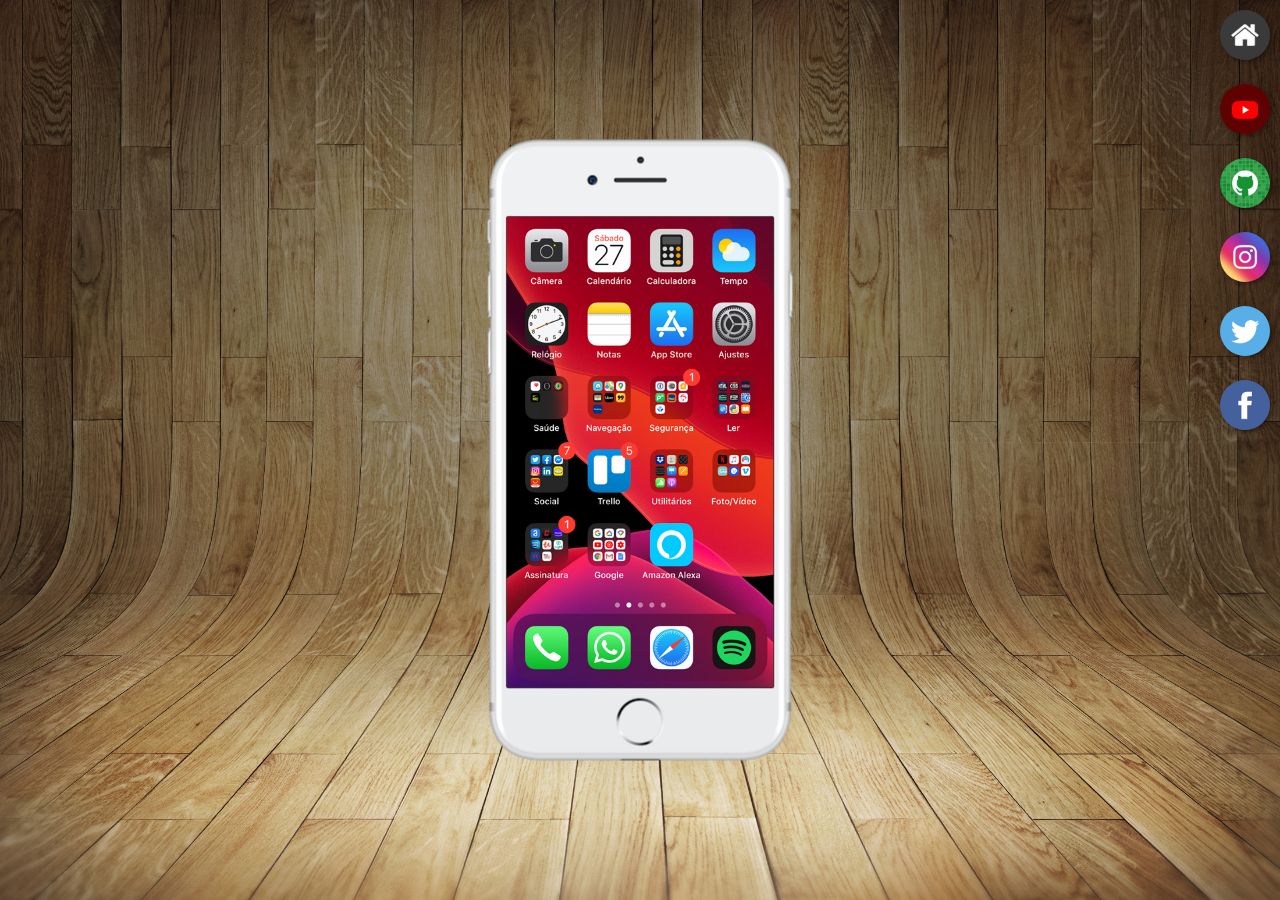
<file: index.html>
<!DOCTYPE html>
<html lang="pt-br">
<head>
    <meta charset="UTF-8">
    <meta name="viewport" content="width=device-width, initial-scale=1.0">
    <title>Projeto Redes Sociais</title>
    <link rel="shortcut icon" href="favicon.ico" type="image/x-icon">
    <link rel="stylesheet" href="estilos/style.css">
</head>
<body>
    <main>
        <section id="telefone">
            <iframe src="home.html" name="tela" id="tela" frameborder="0">
                Seu navegador não é compatível com isso.
            </iframe>
                
        </section>

        <section id="redes-sociais">
            <a href="home.html" target="tela"><img src="imagens/logo-home.jpg" alt="Home"></a><br>
            <a href="youtube.html" target="tela"><img src="imagens/logo-youtube.jpg" alt="Youtube"></a><br>
            <a href="github.html" target="tela"><img src="imagens/logo-github.jpg" alt="GitHub"></a><br>
            <a href="instagram.html" target="tela"><img src="imagens/logo-instagram.jpg" alt="Instagram"></a><br>
            <a href="twitter.html" target="tela"><img src="imagens/logo-twitter.jpg" alt="Twitter"></a><br>
            <a href="facebook.html" target="tela"><img src="imagens/logo-facebook.jpg" alt="Facebook"></a><br>
        </section>
    </main>
</body>
</html>
</file>
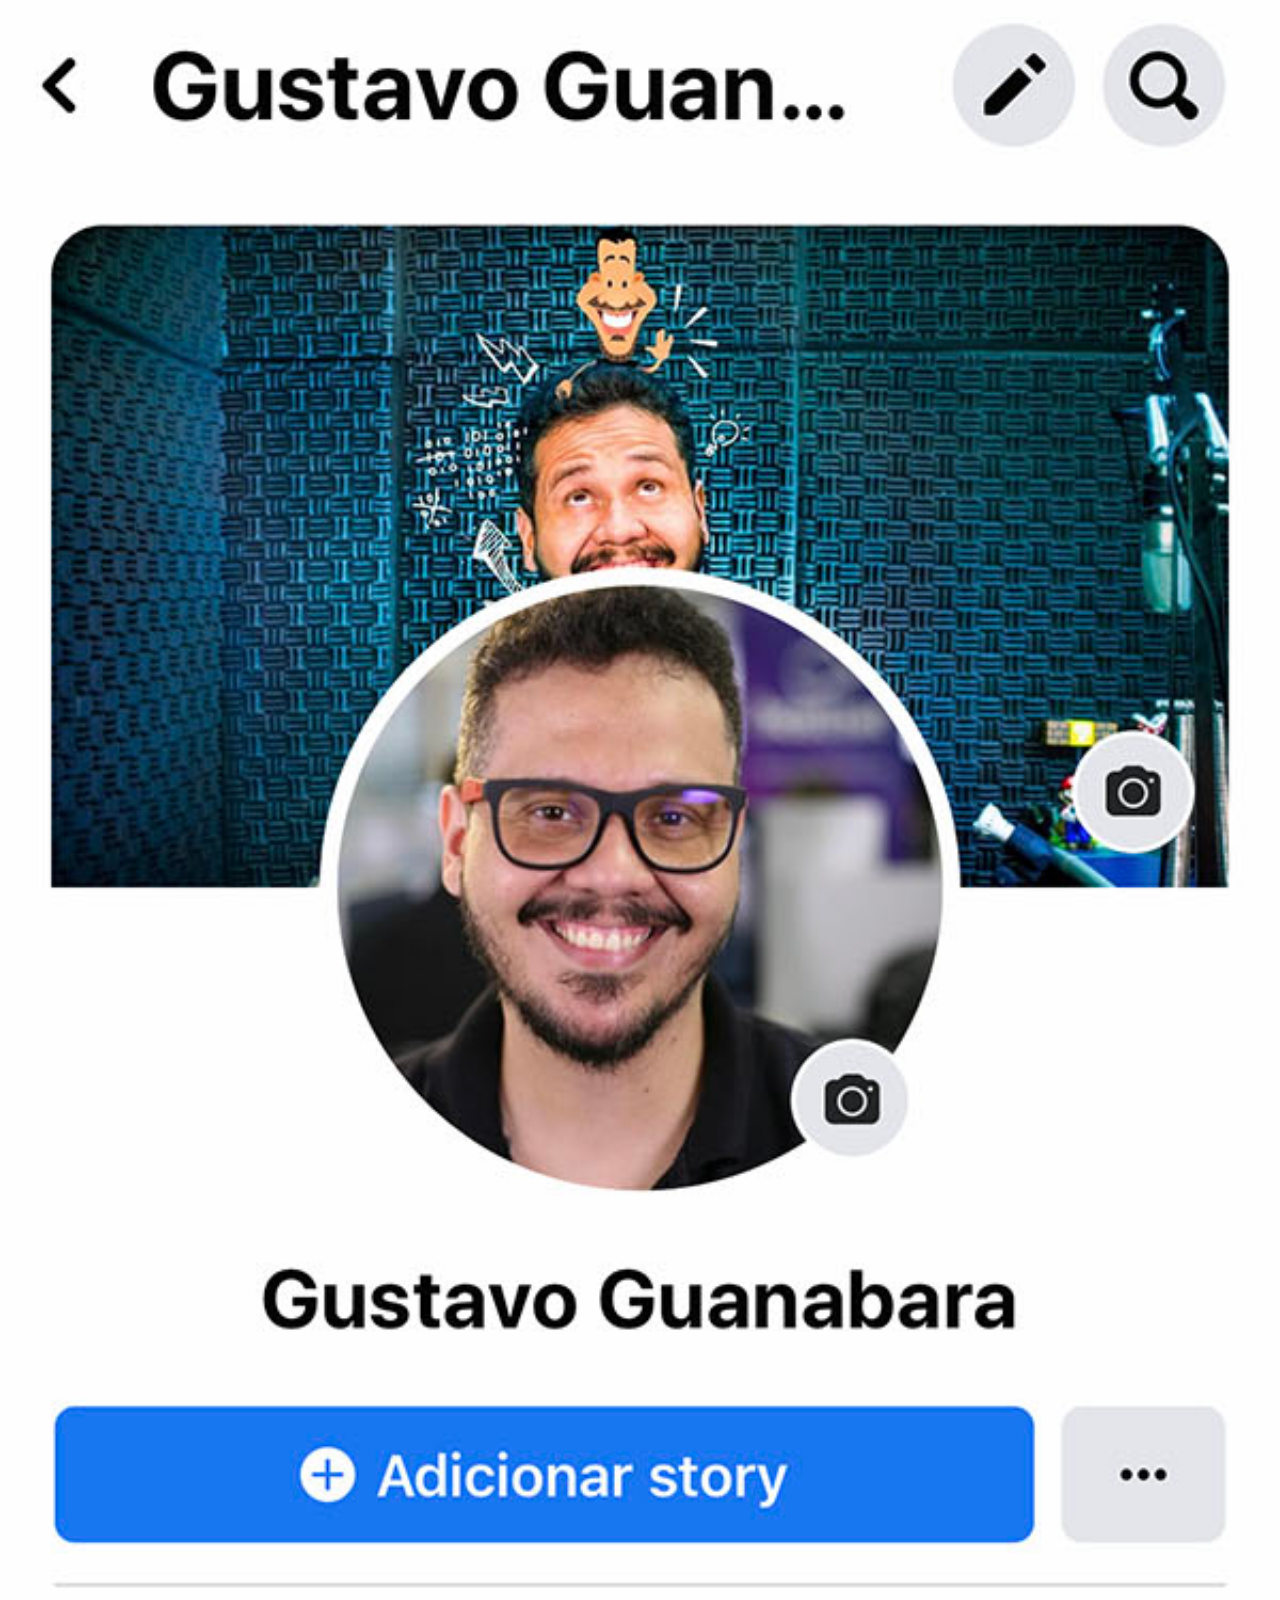
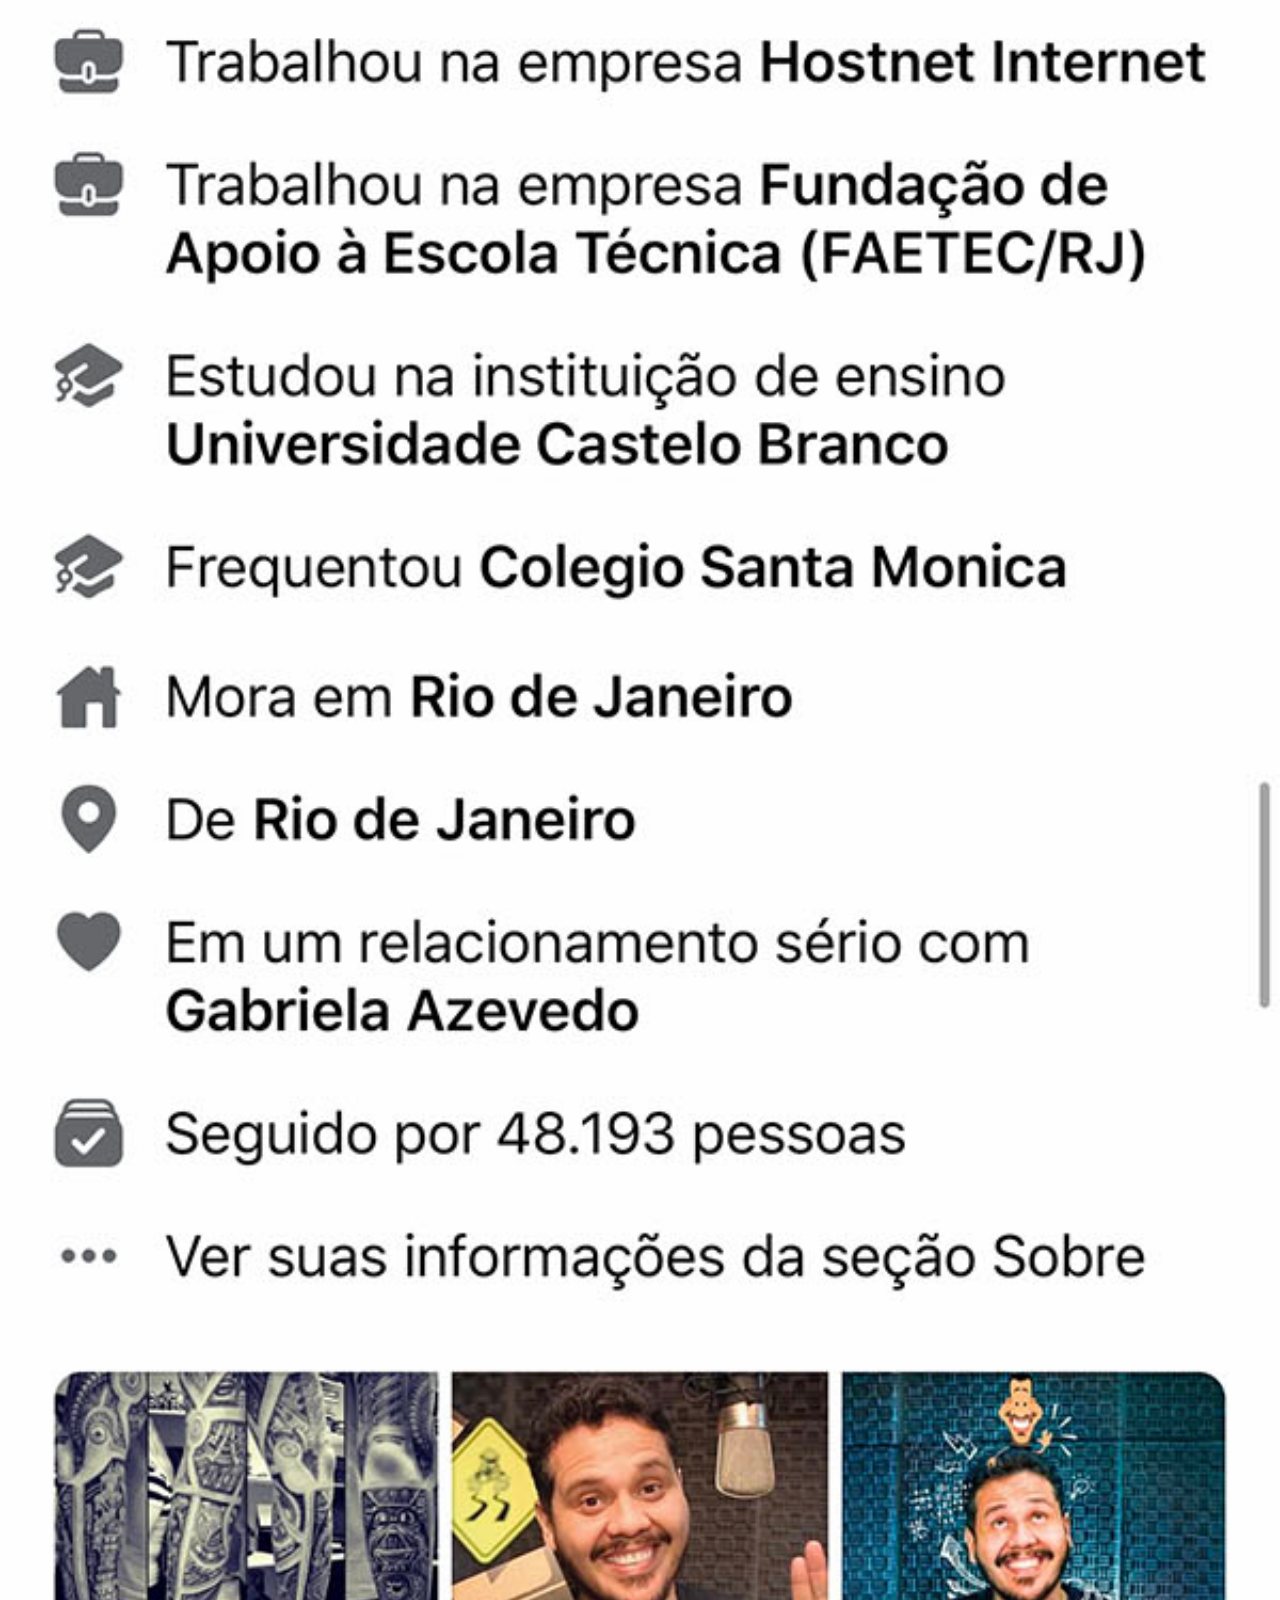
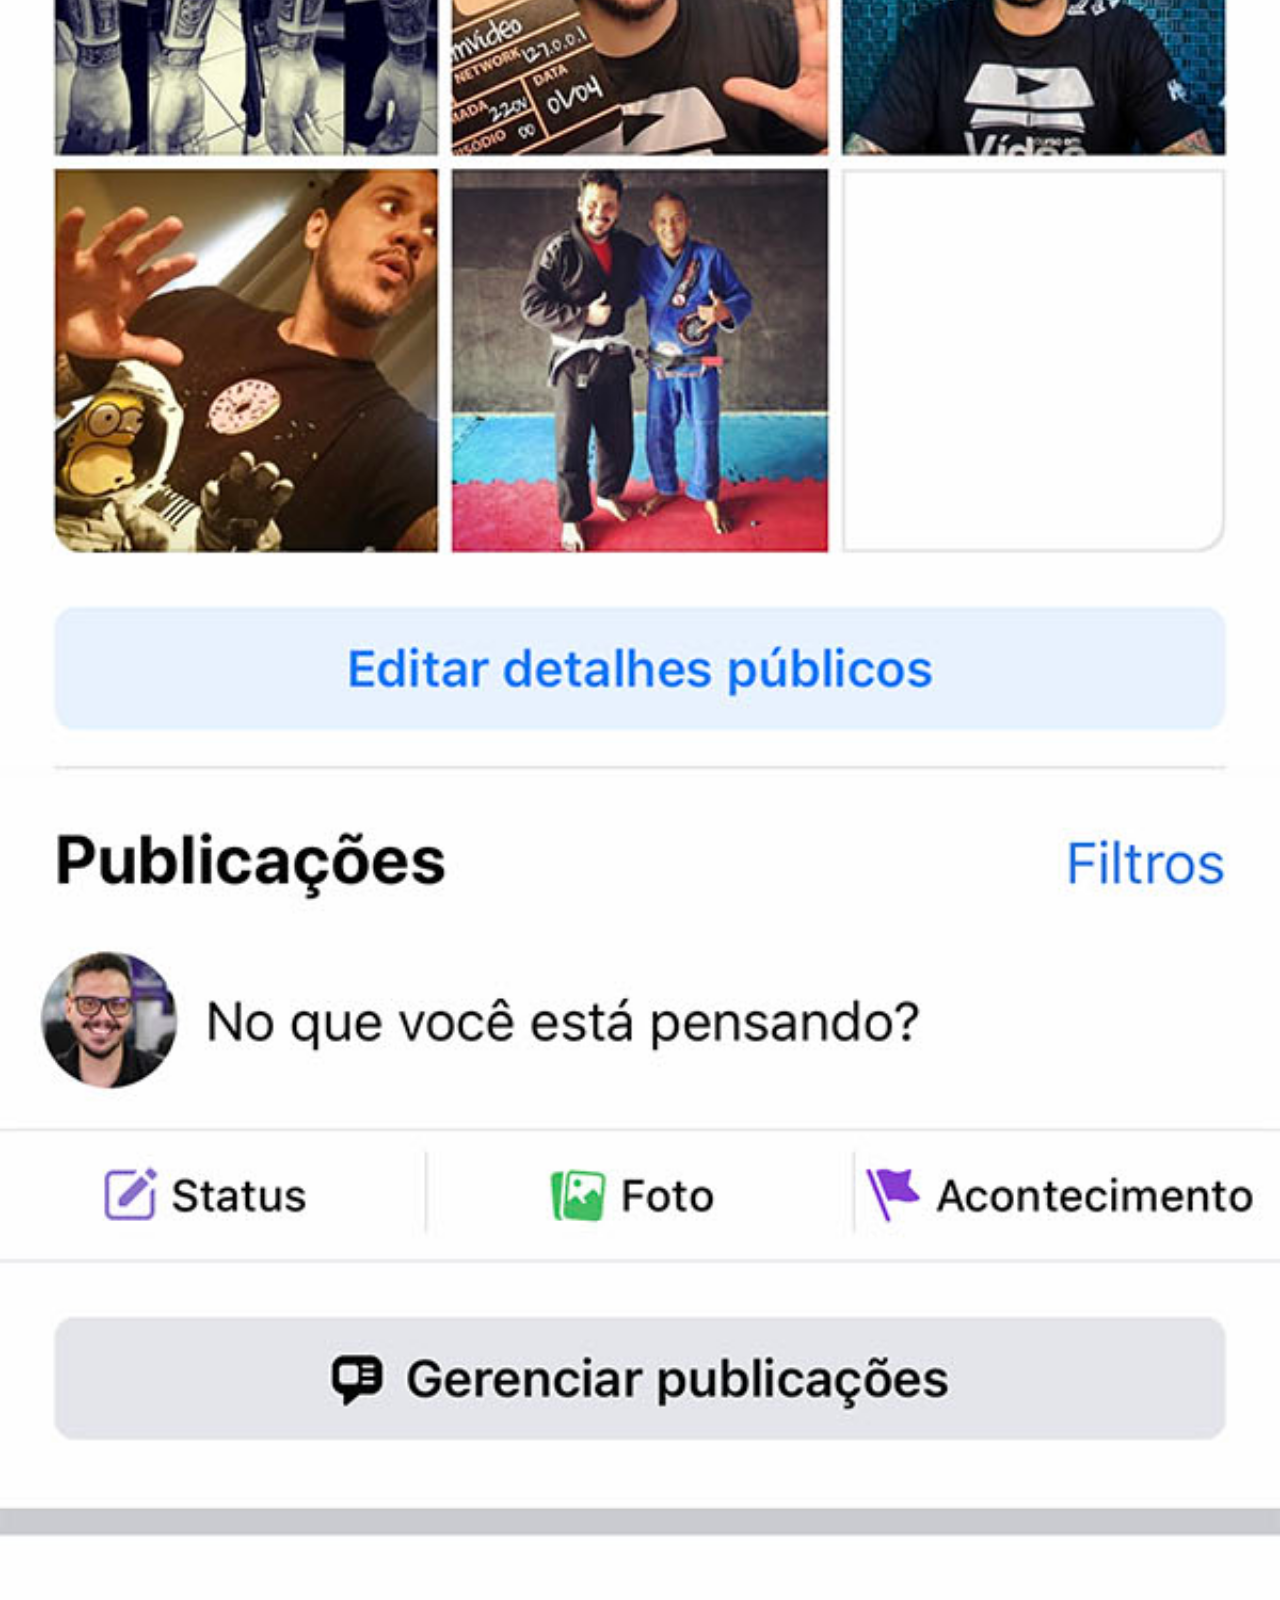
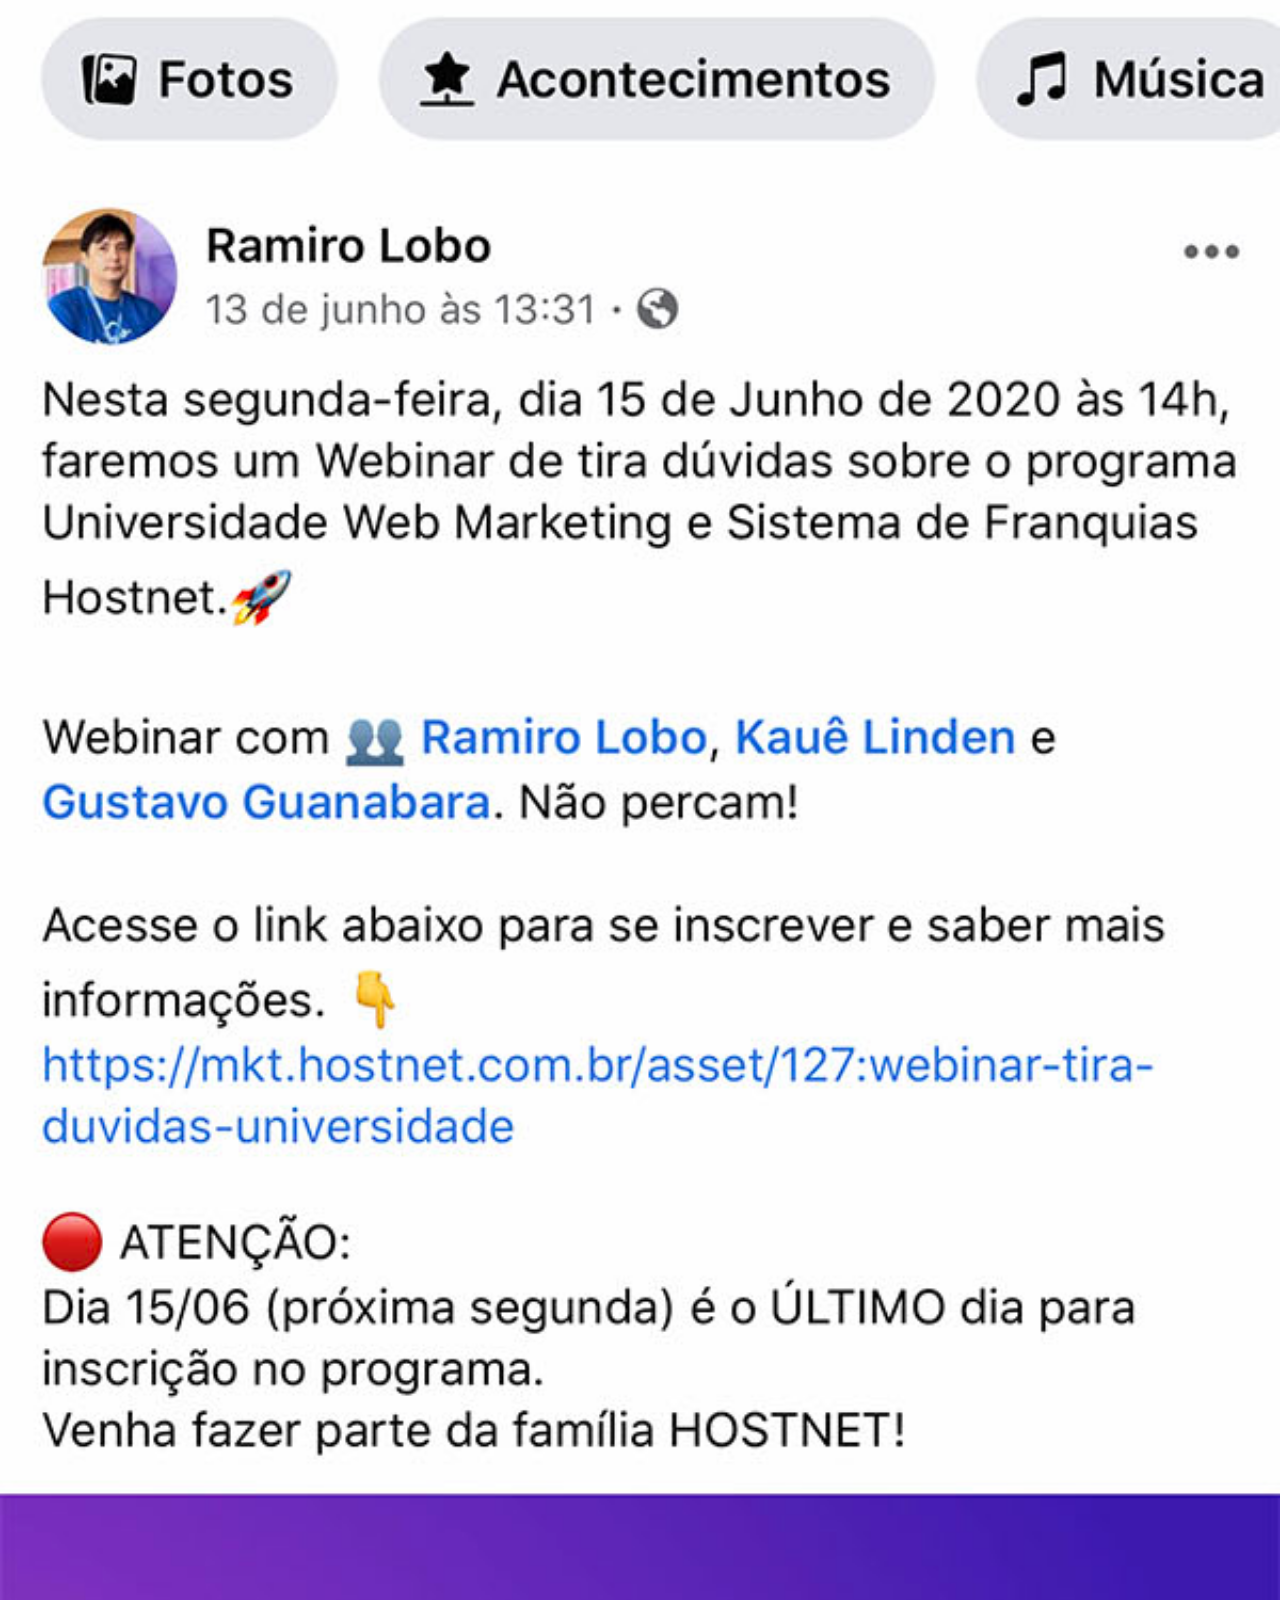
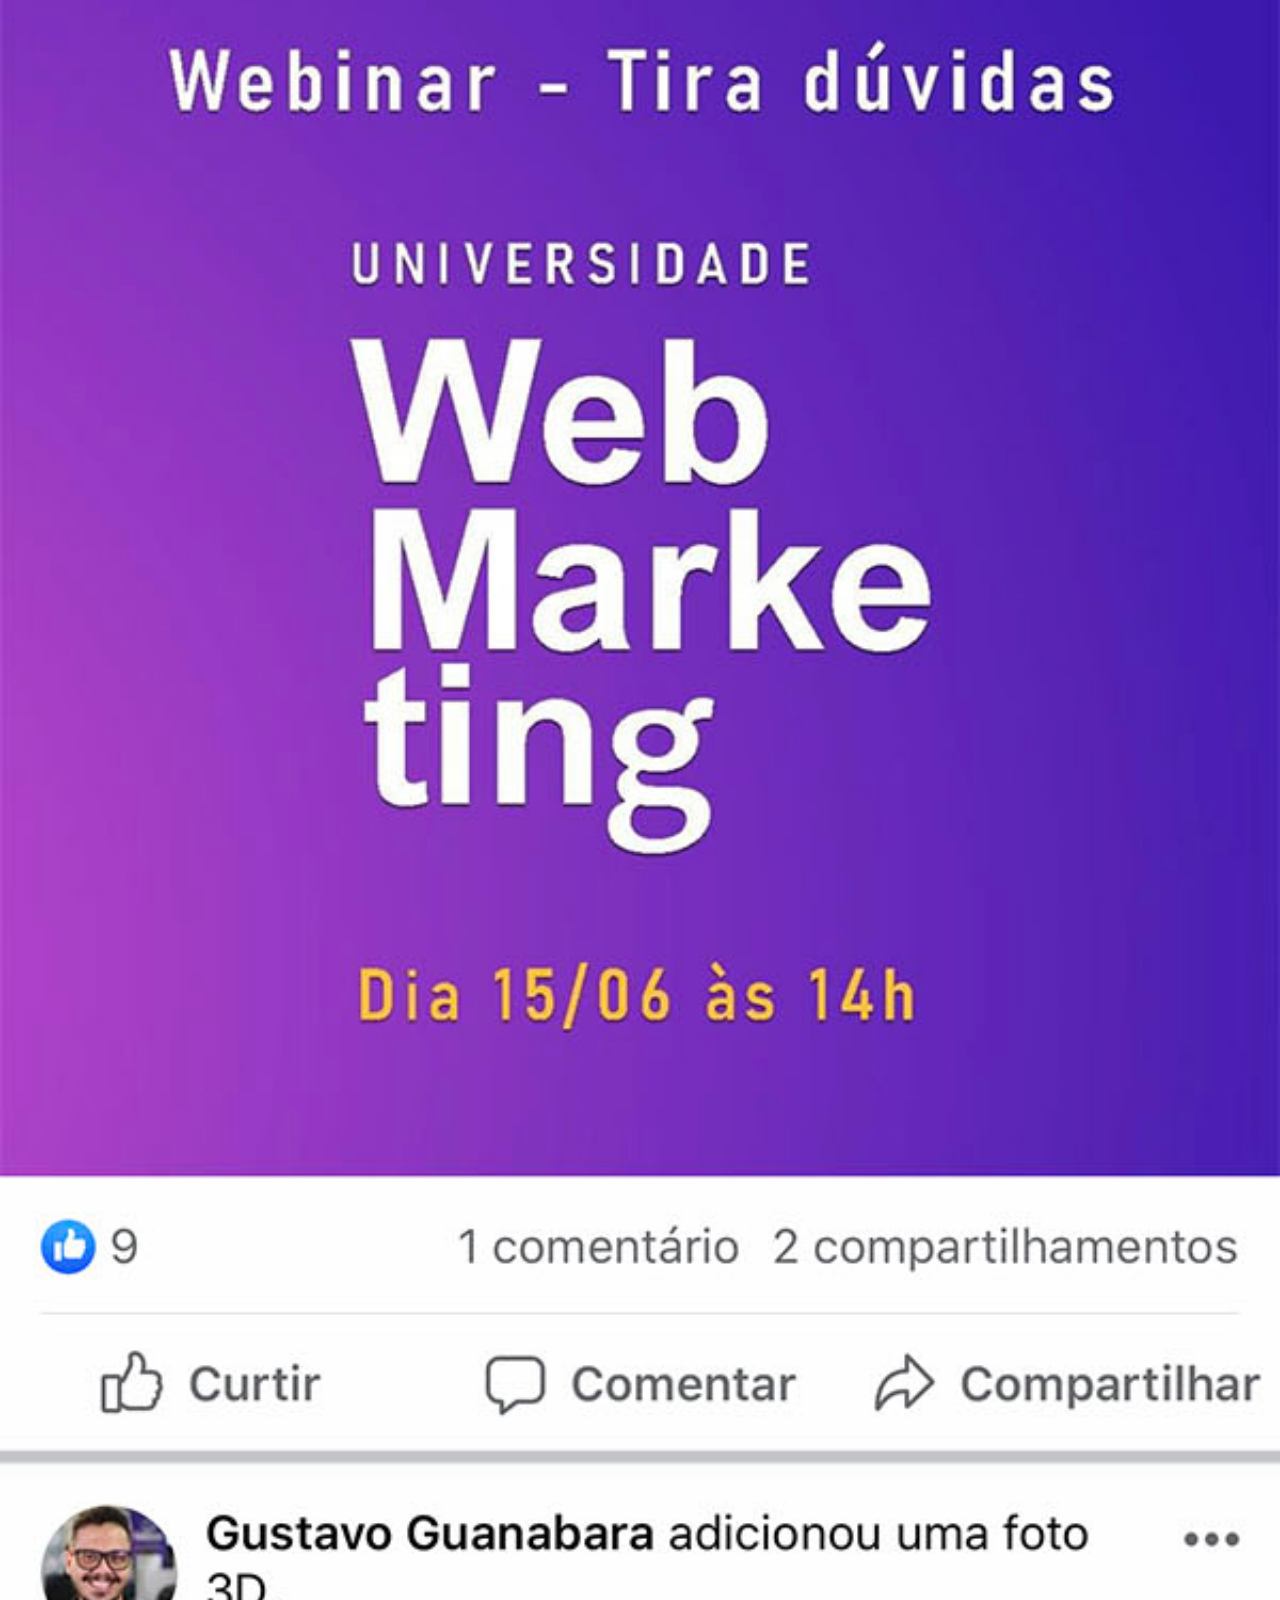
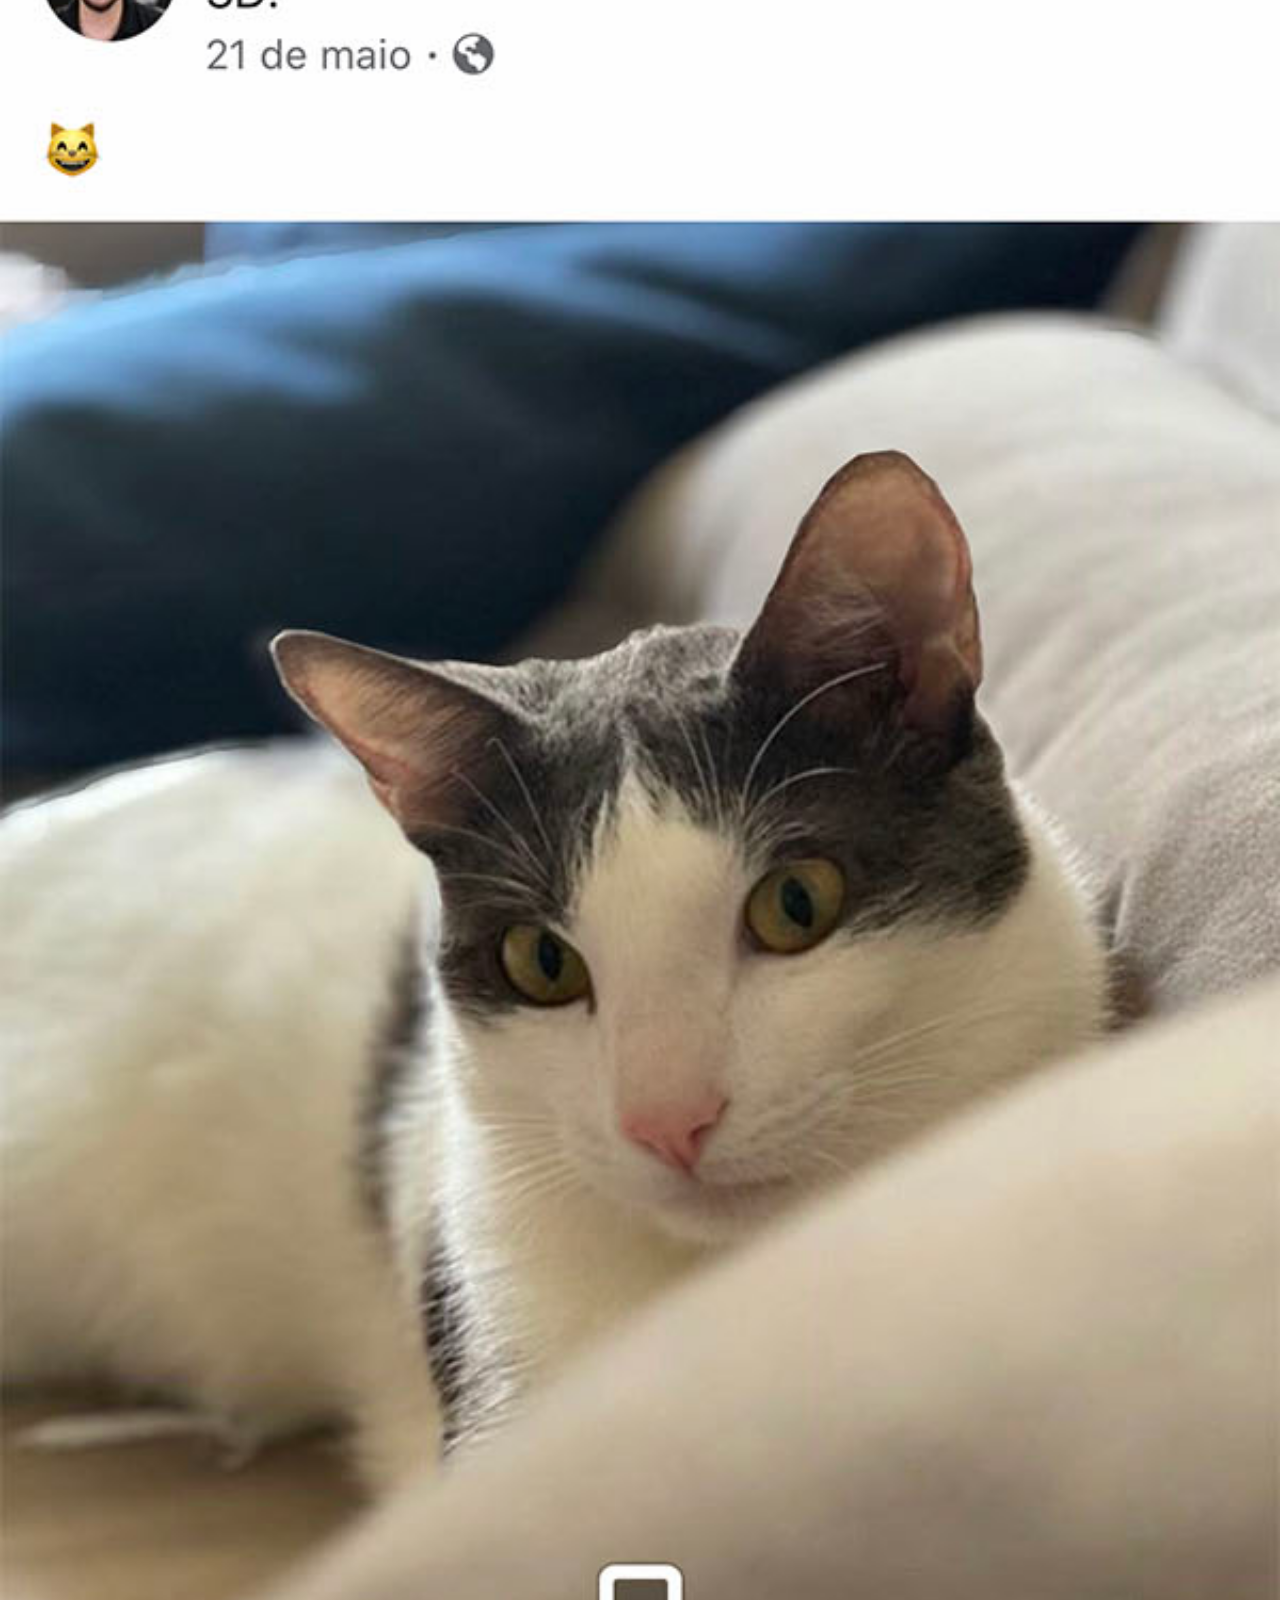
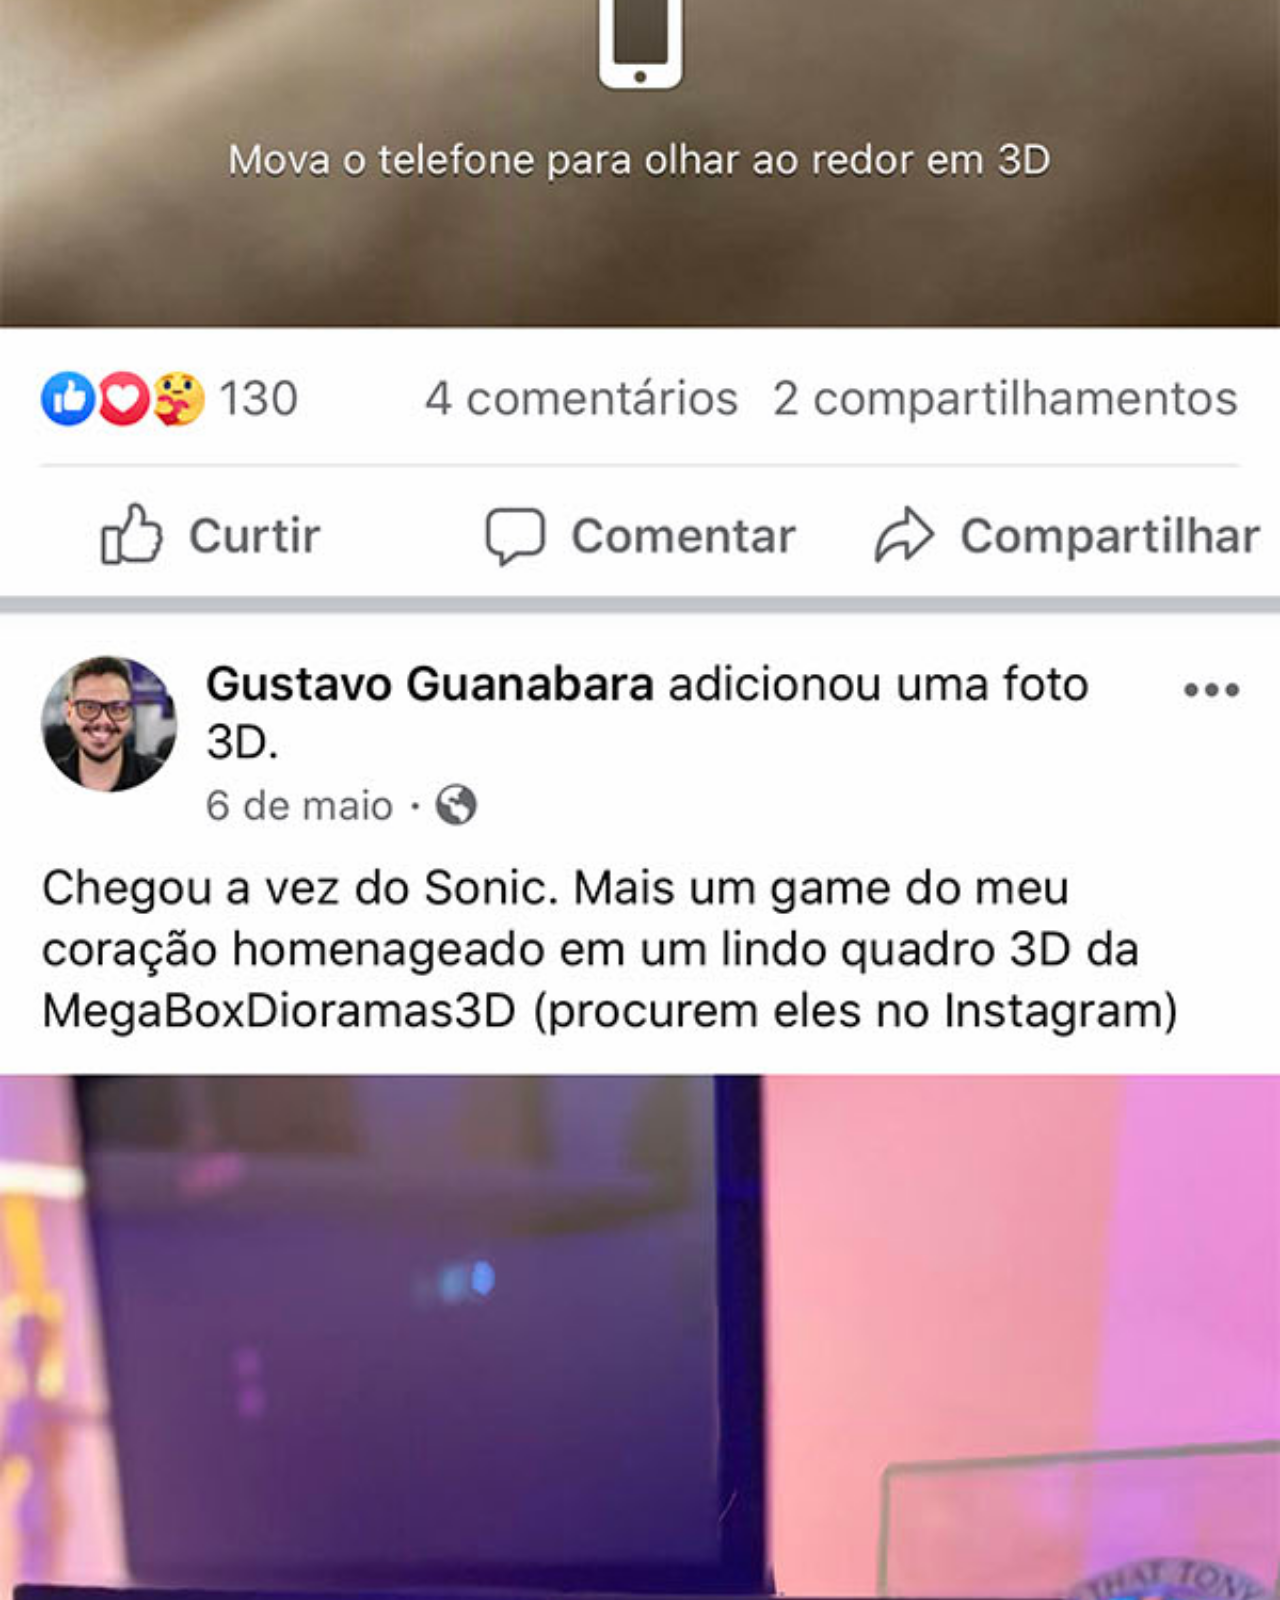
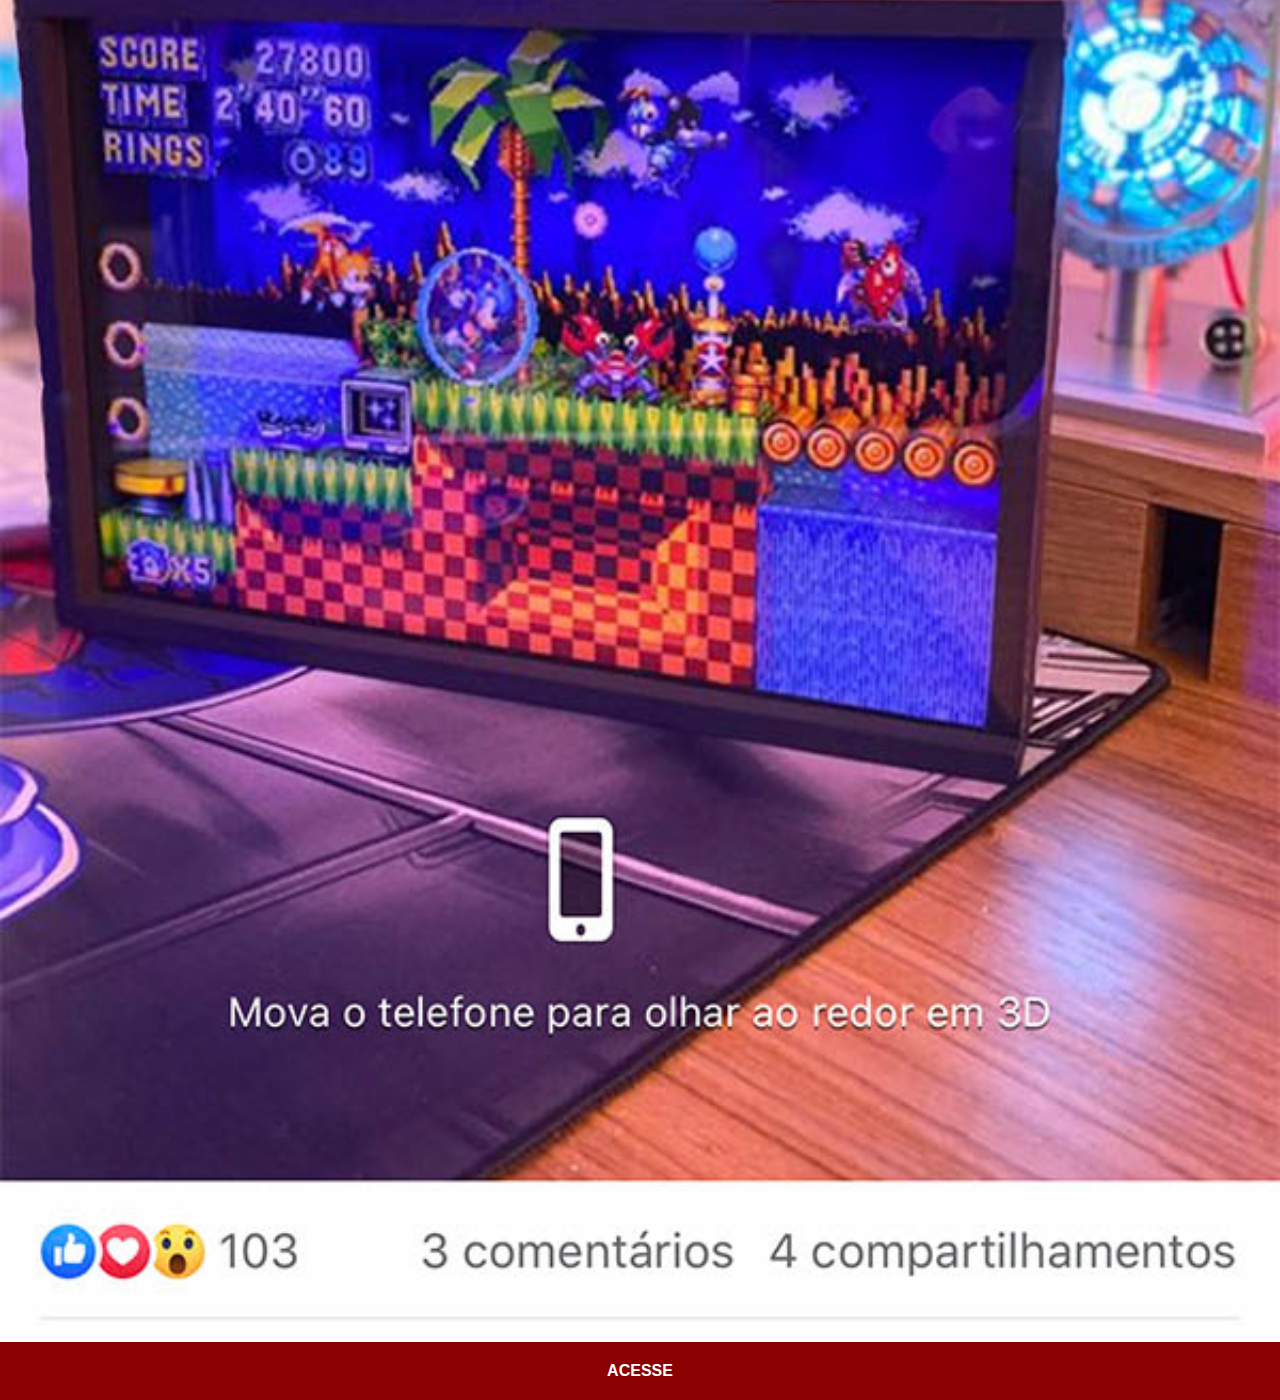
<file: facebook.html>
<!DOCTYPE html>
<html lang="pt-br">
<head>
    <meta charset="UTF-8">
    <meta http-equiv="X-UA-Compatible" content="IE=edge">
    <meta name="viewport" content="width=
    , initial-scale=1.0">
    <title>Facebook</title>
    <link rel="stylesheet" href="estilos/social.css">
</head>
<body>
    <img src="imagens/tela-facebook.jpg" alt="GitHub"><a href="https://facebook.com/gustavoguanabara/" target="_blank">ACESSE</a>
</body>
</html>
</file>
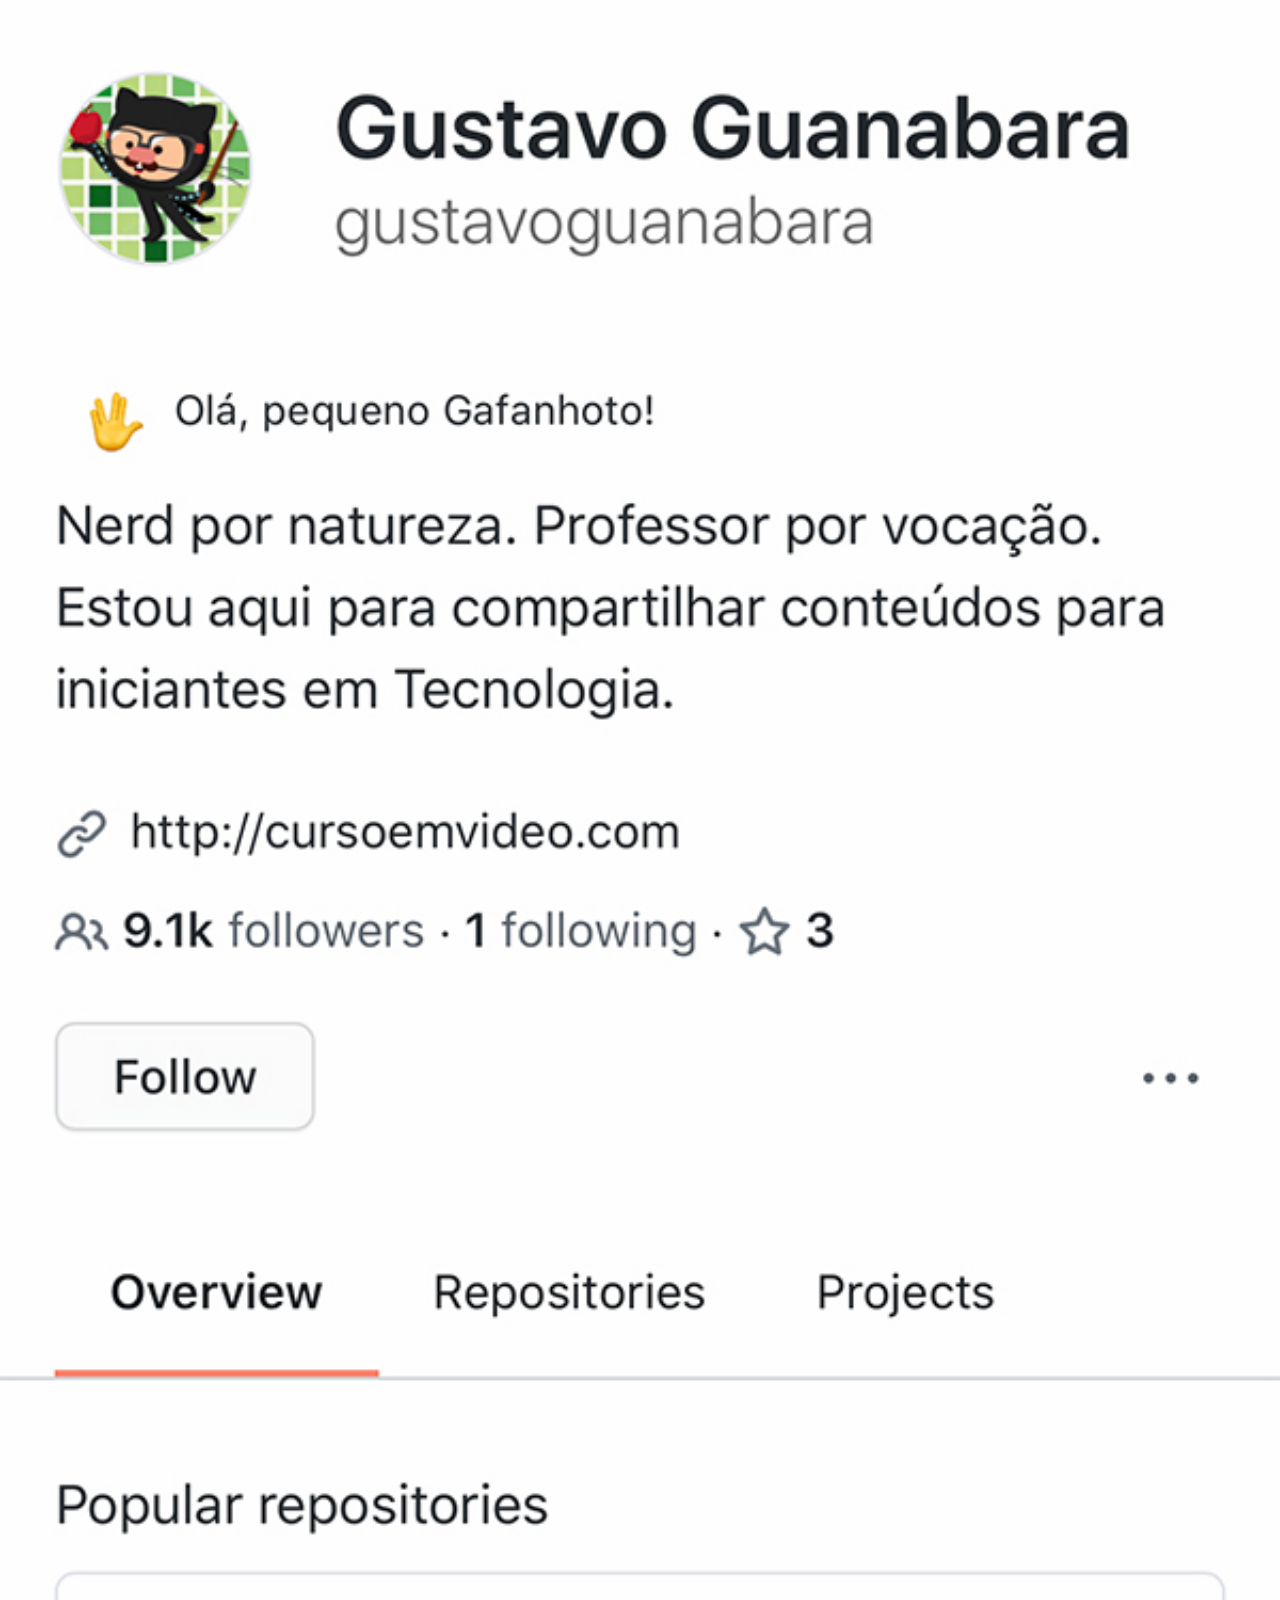
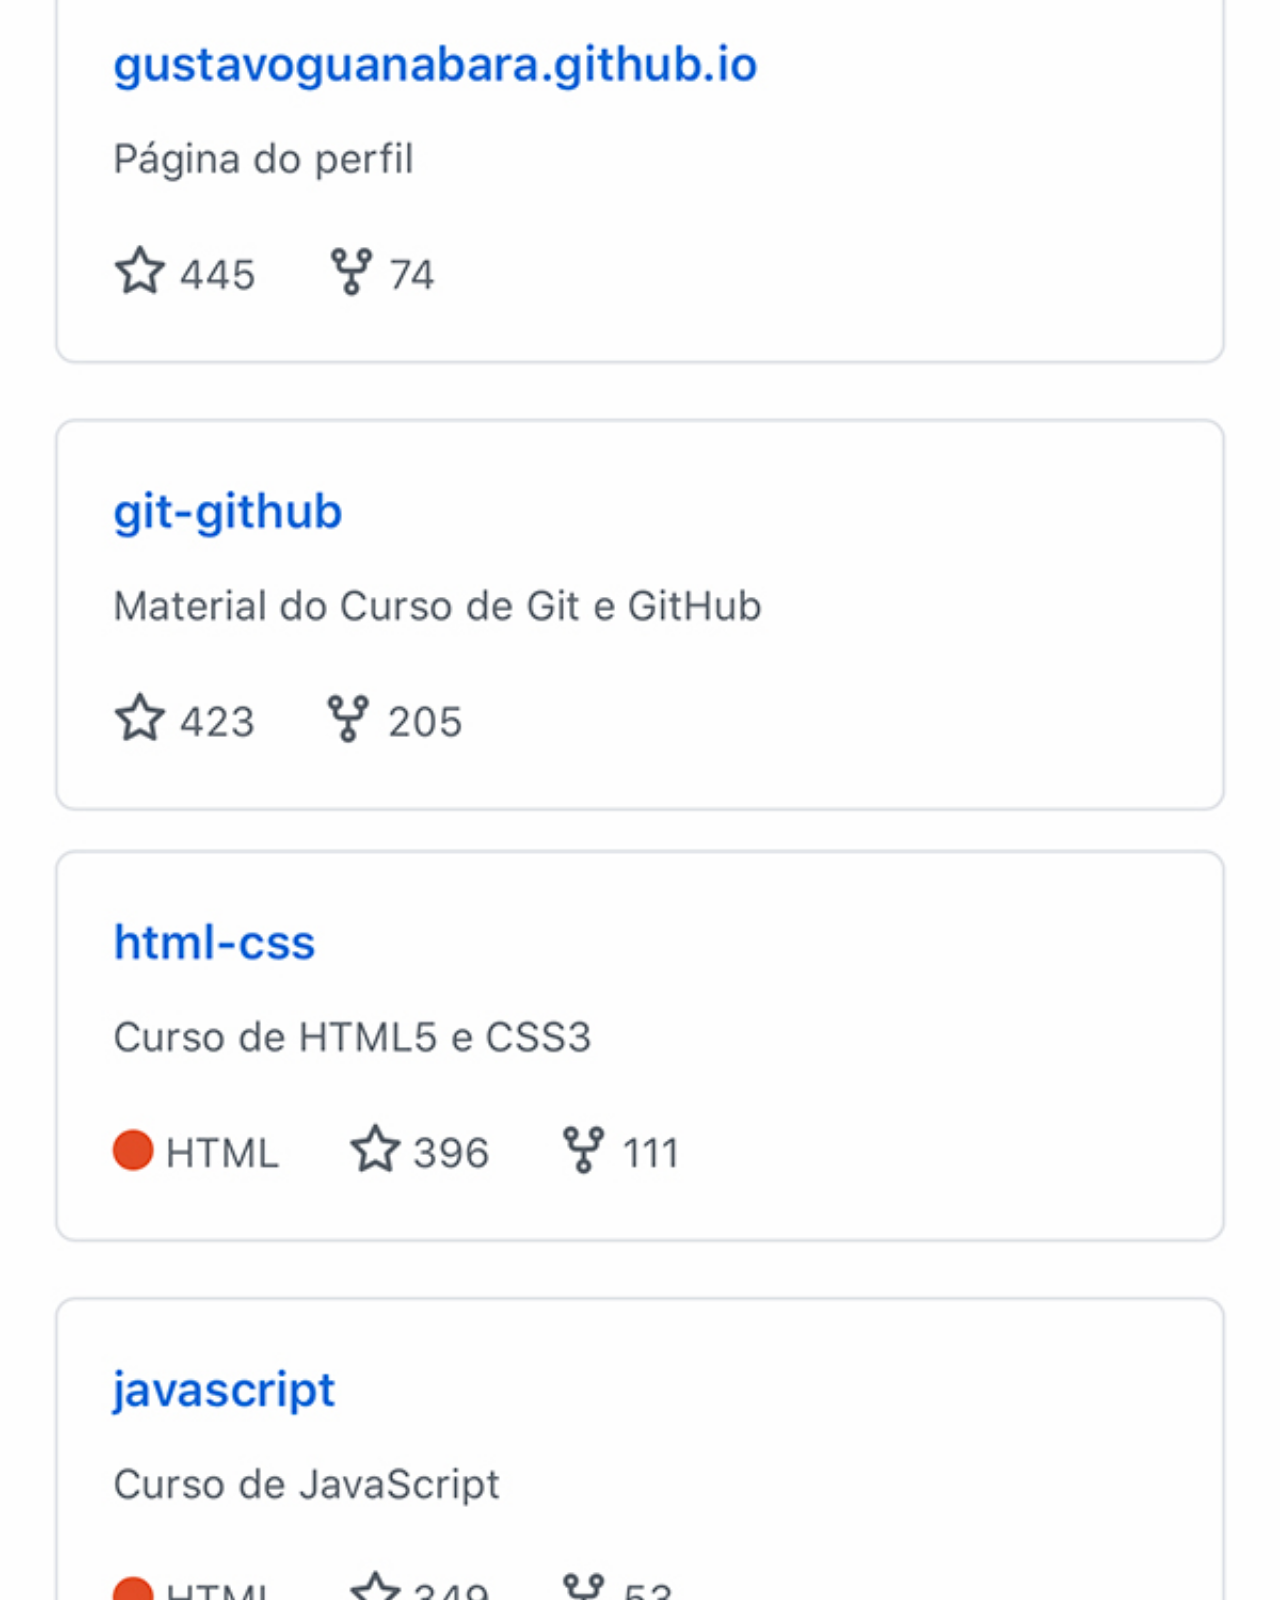
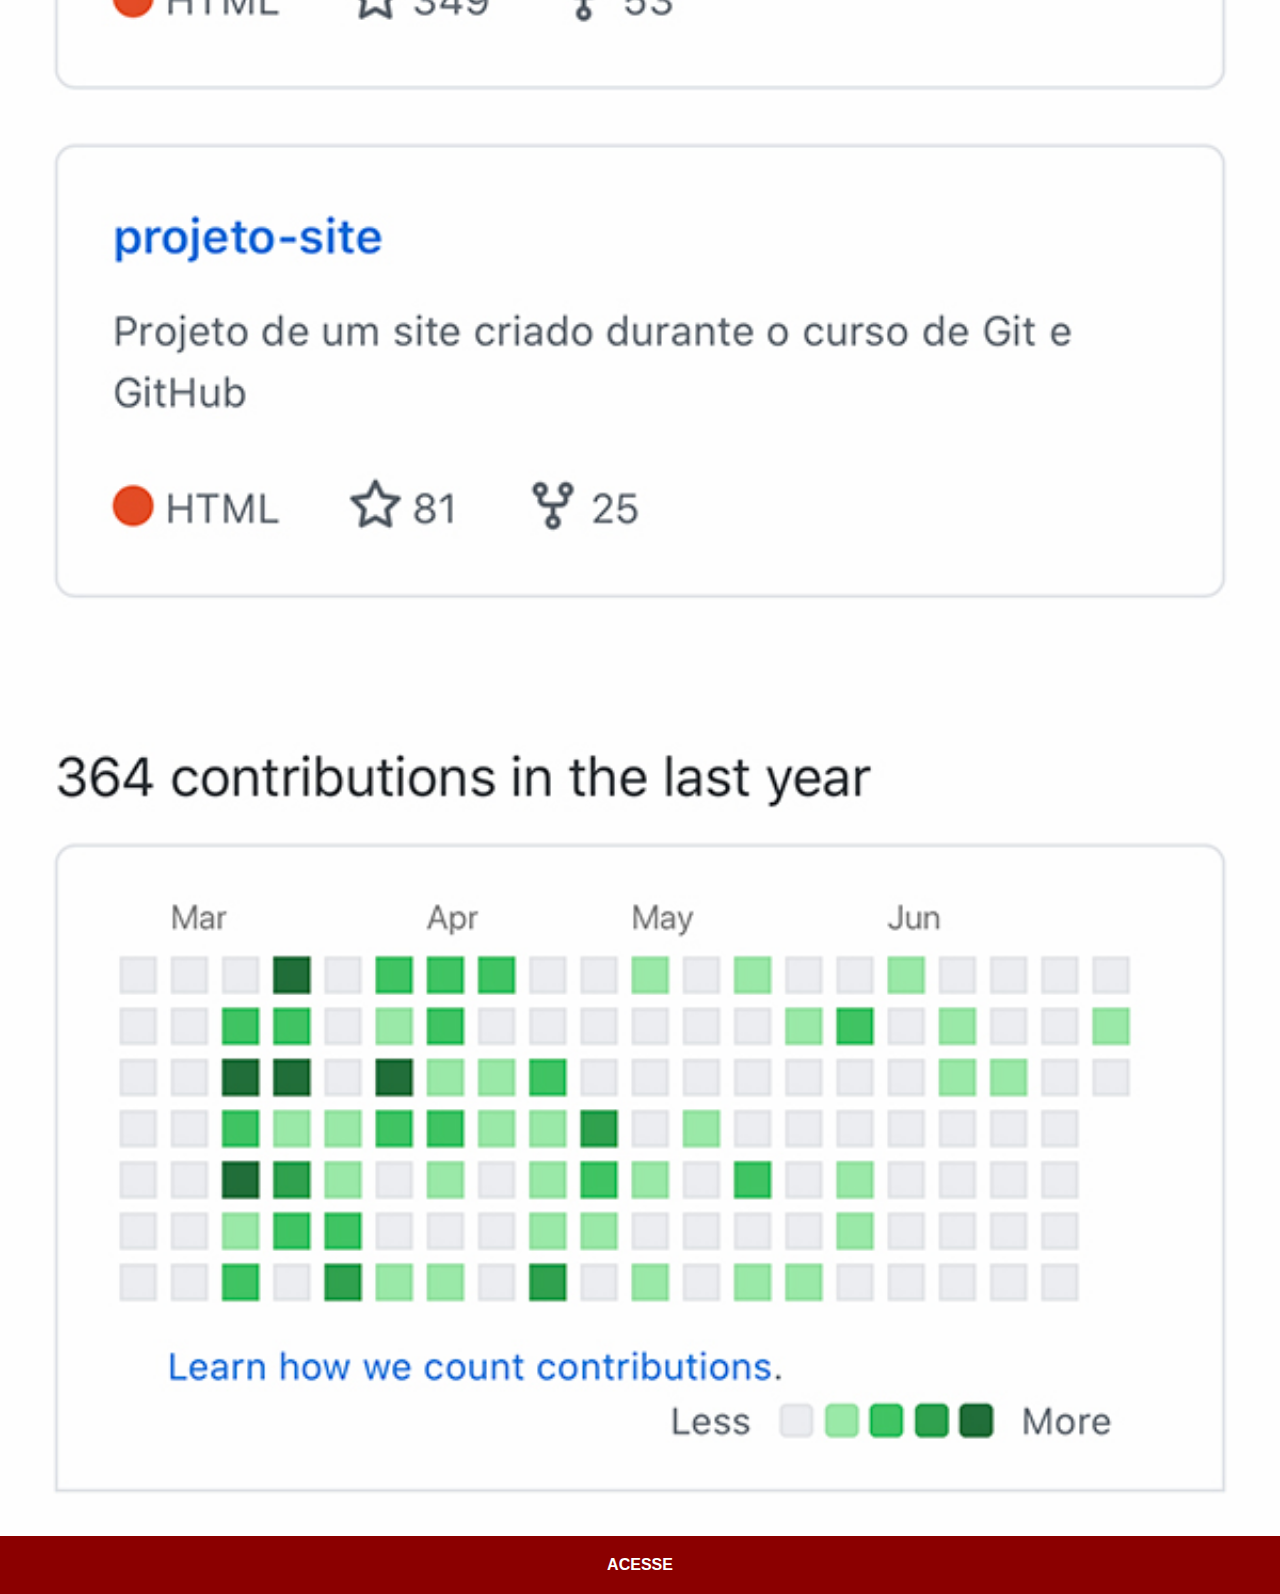
<file: github.html>
<!DOCTYPE html>
<html lang="pt-br">
<head>
    <meta charset="UTF-8">
    <meta name="viewport" content="width=device-width, initial-scale=1.0">
    <title>GitHub</title>
    <link rel="stylesheet" href="estilos/social.css">
</head>
<body>
    <img src="imagens/tela-github.jpg" alt="GitHub"><a href="https://github.com/gustavoguanabara/" target="_blank">ACESSE</a>
</body>
</html>
</file>
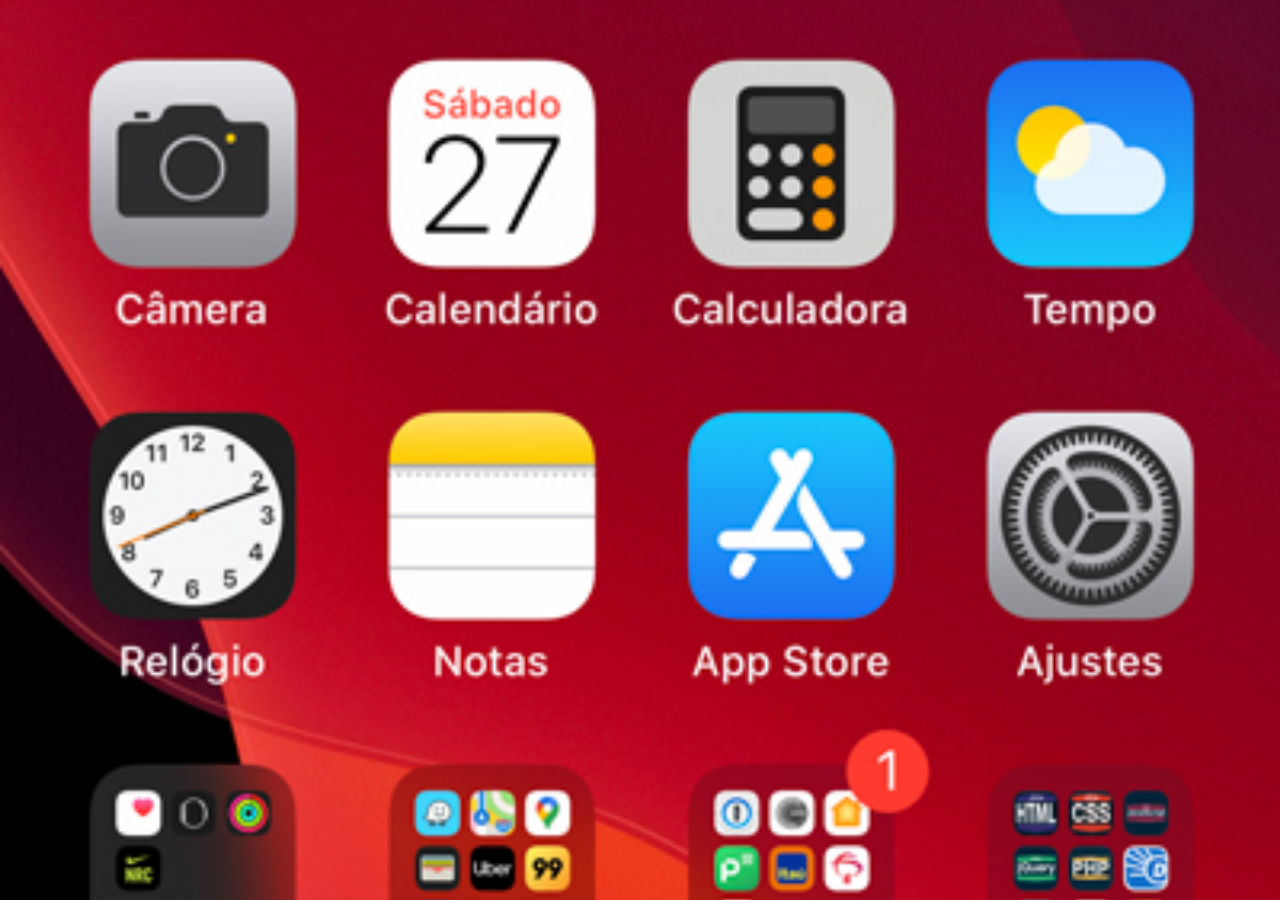
<file: home.html>
<!DOCTYPE html>
<html lang="pt-br">
<head>
    <meta charset="UTF-8">
    <meta name="viewport" content="width=device-width, initial-scale=1.0">
    <title>Home</title>
</head>
<style>
    *{
        margin: 0px;
        padding: 0px;
    }

    body{
        width: 100vw;
        height: 100vh;
        background: black url('imagens/tela-home.jpg') no-repeat top center;
        background-size: cover;
    }
</style>
<body>
    
</body>
</html>
</file>
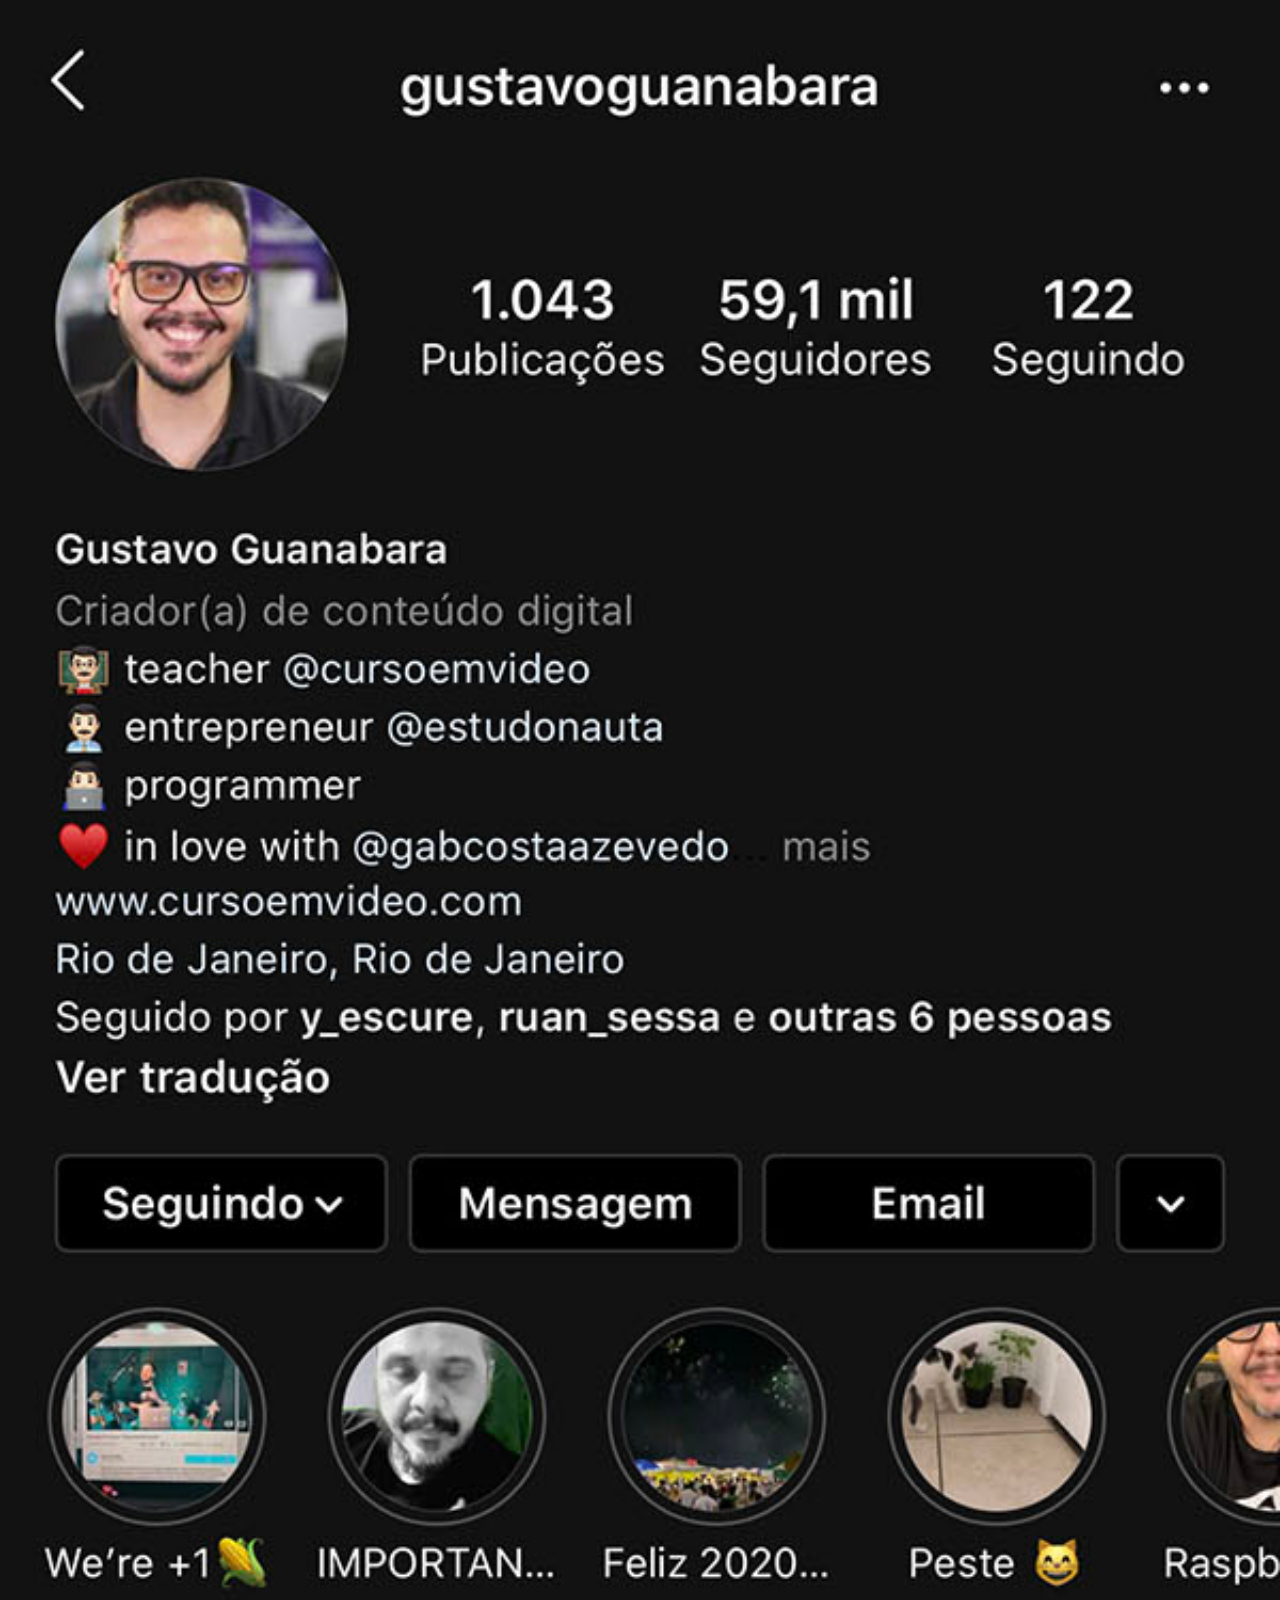
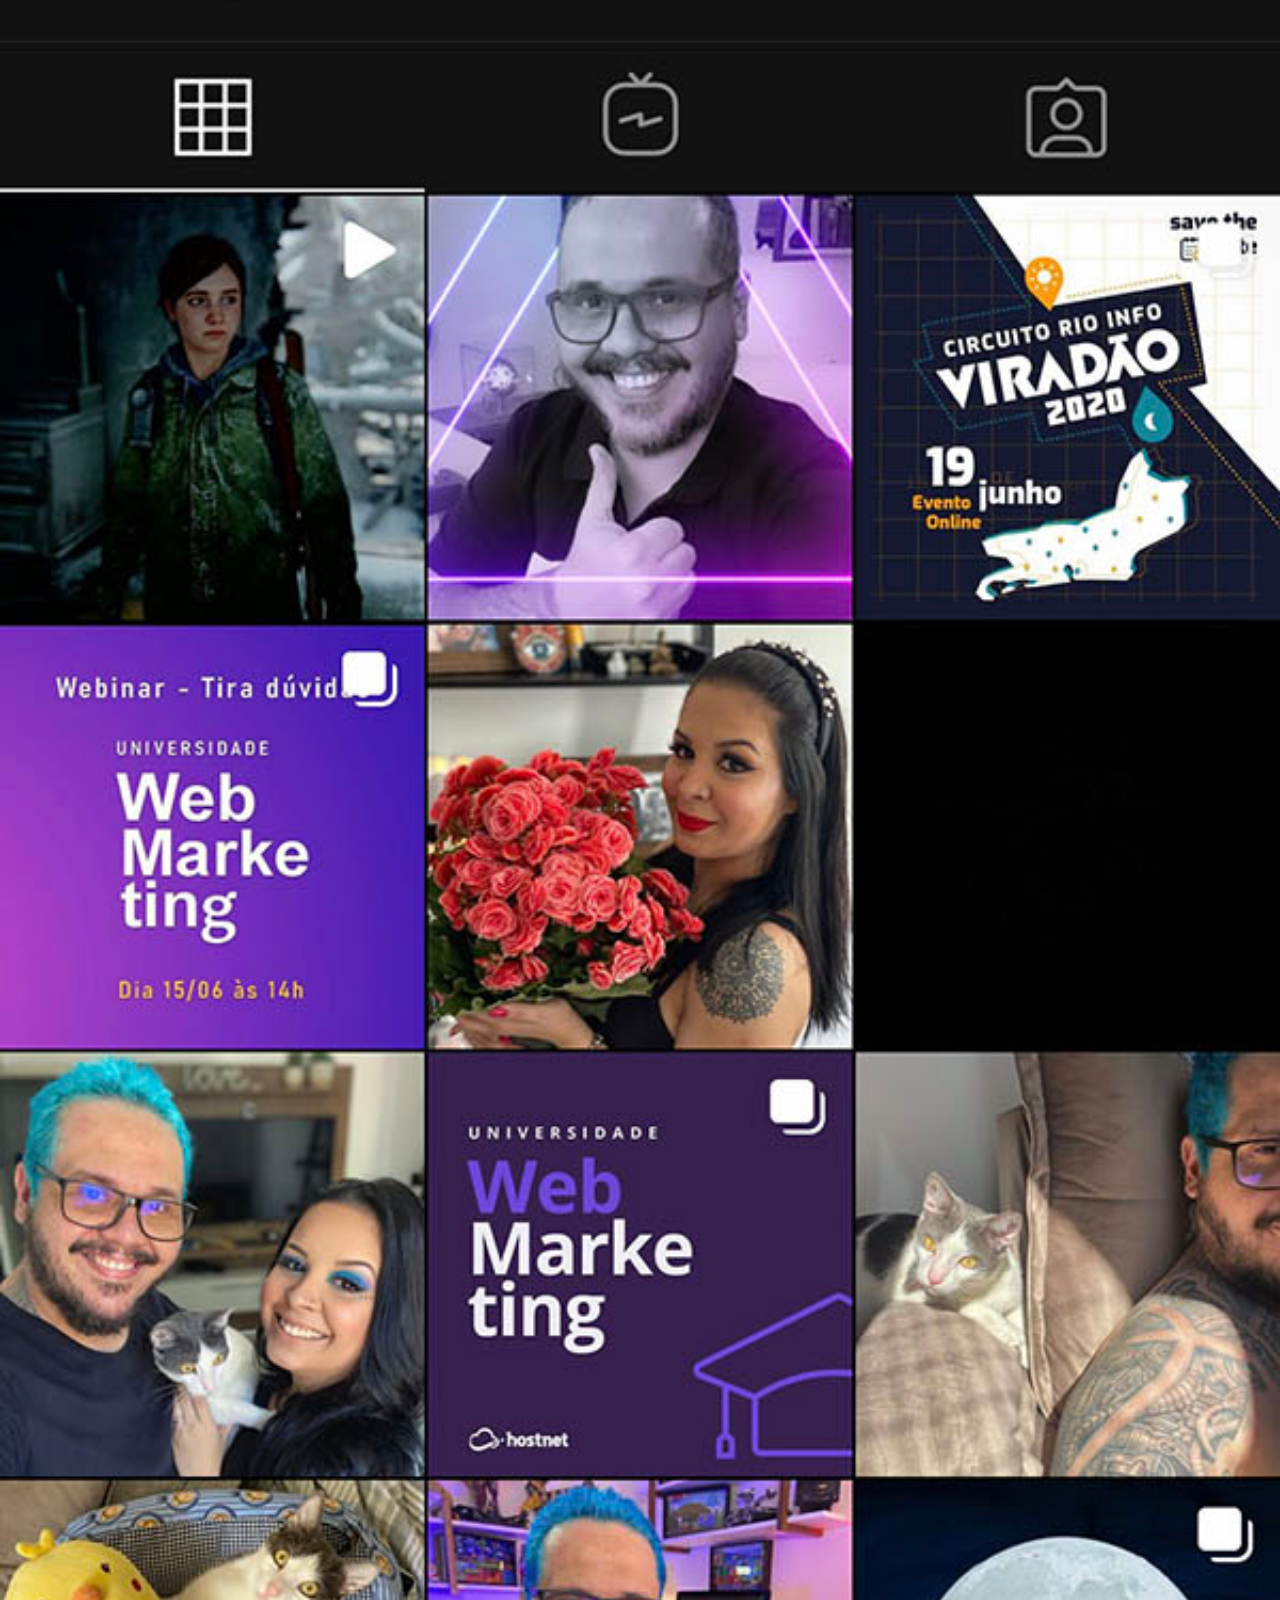
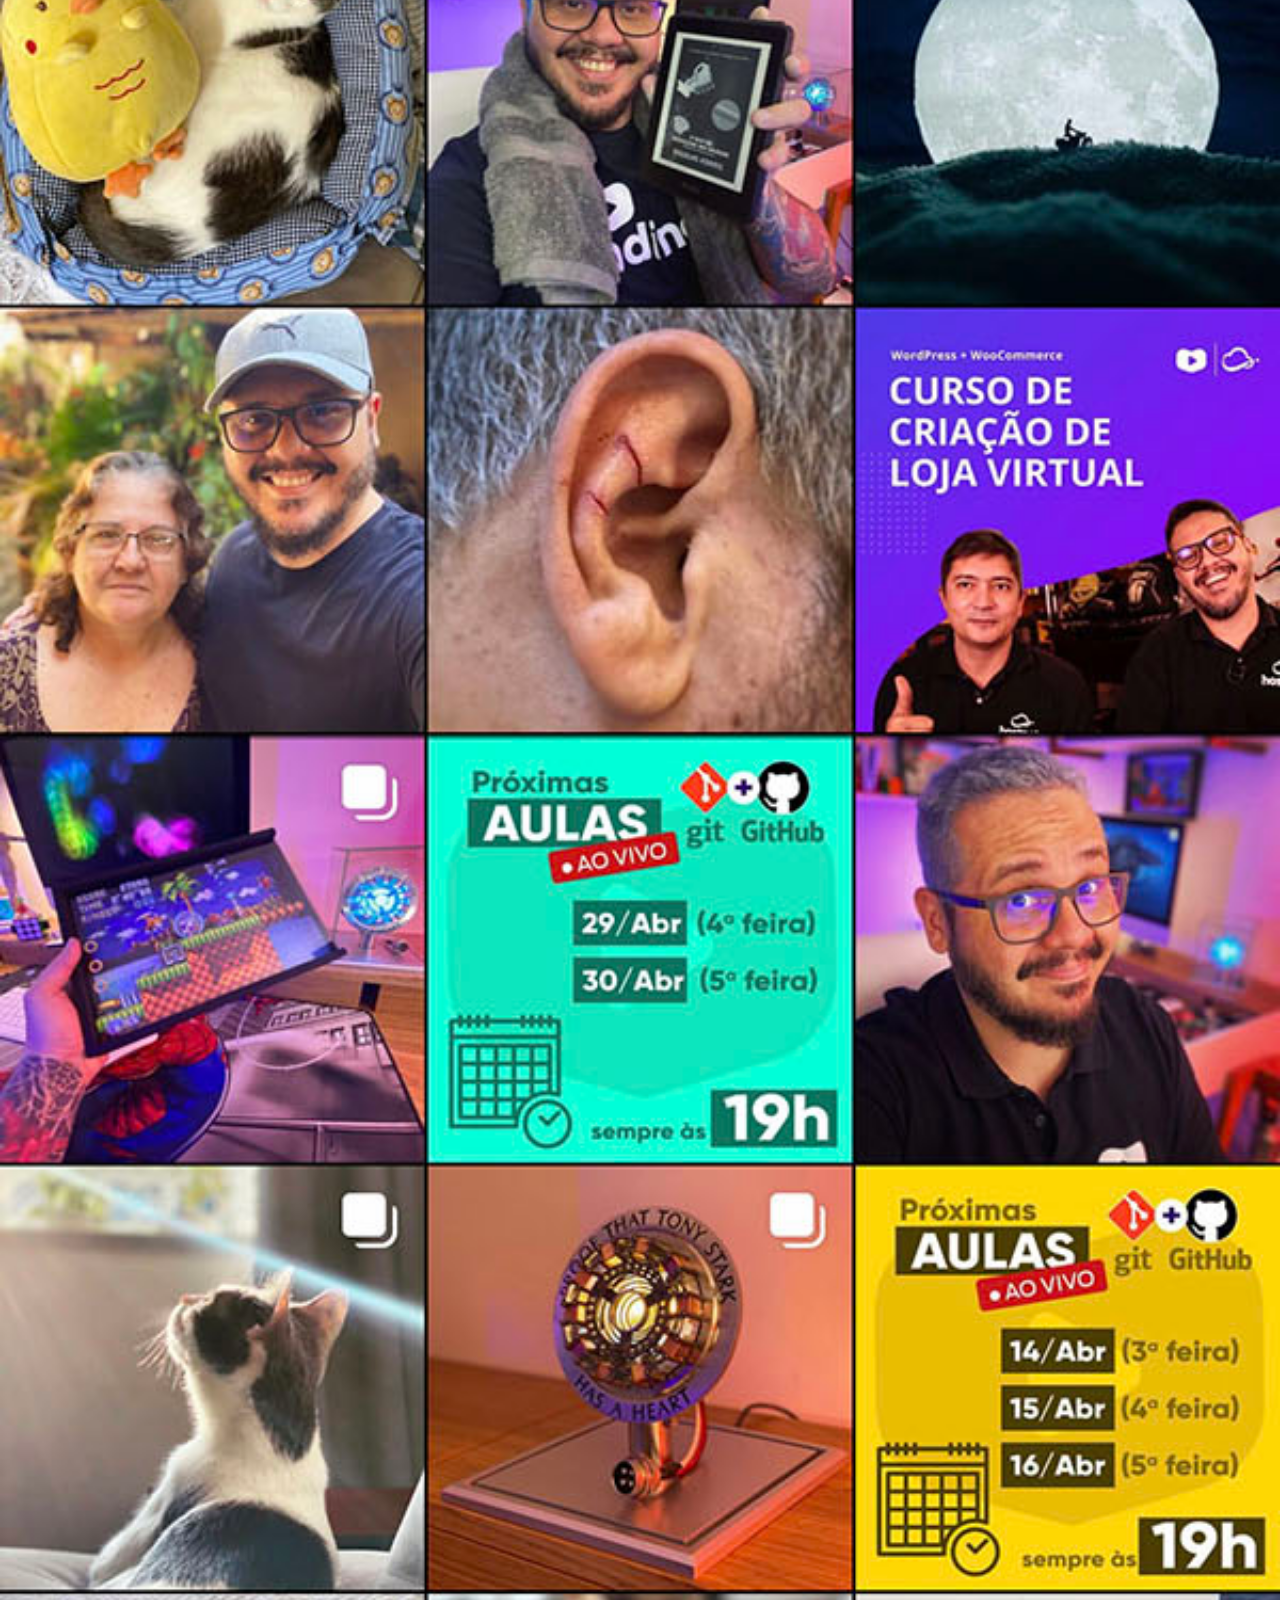
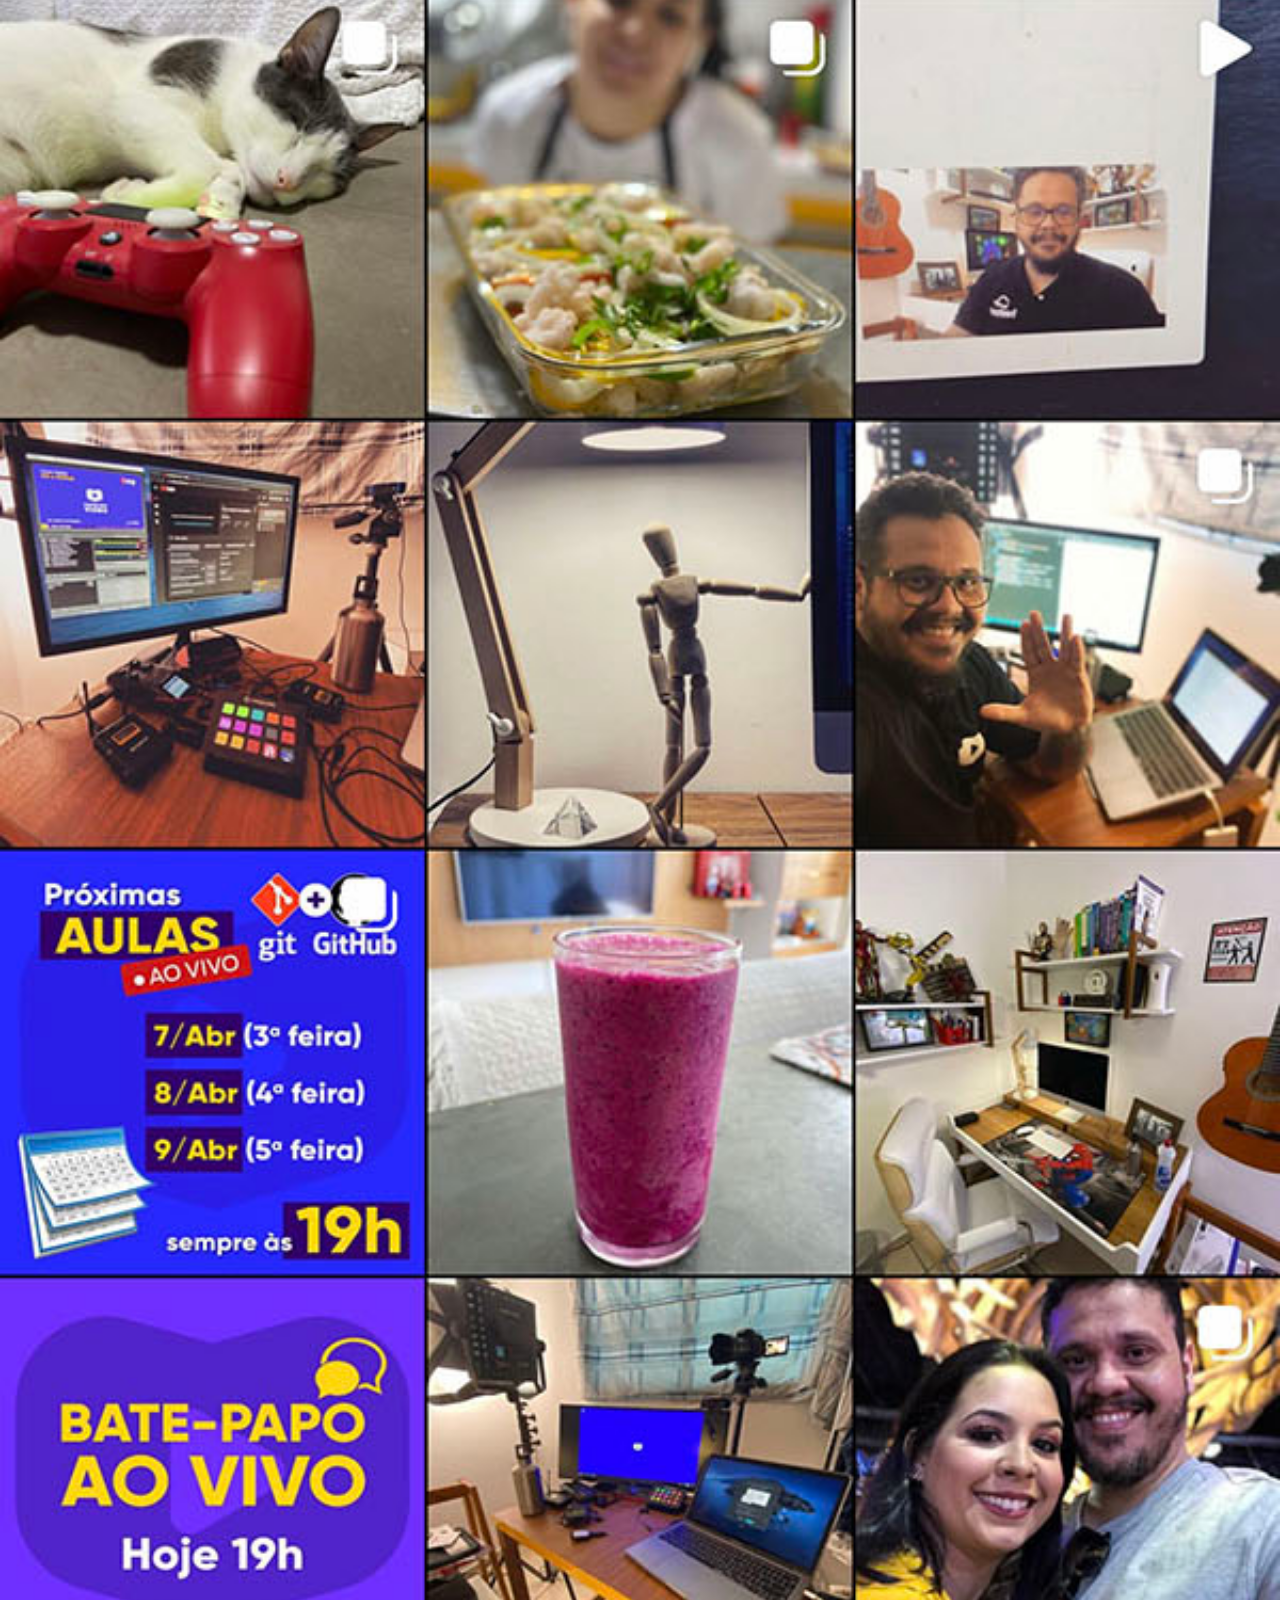
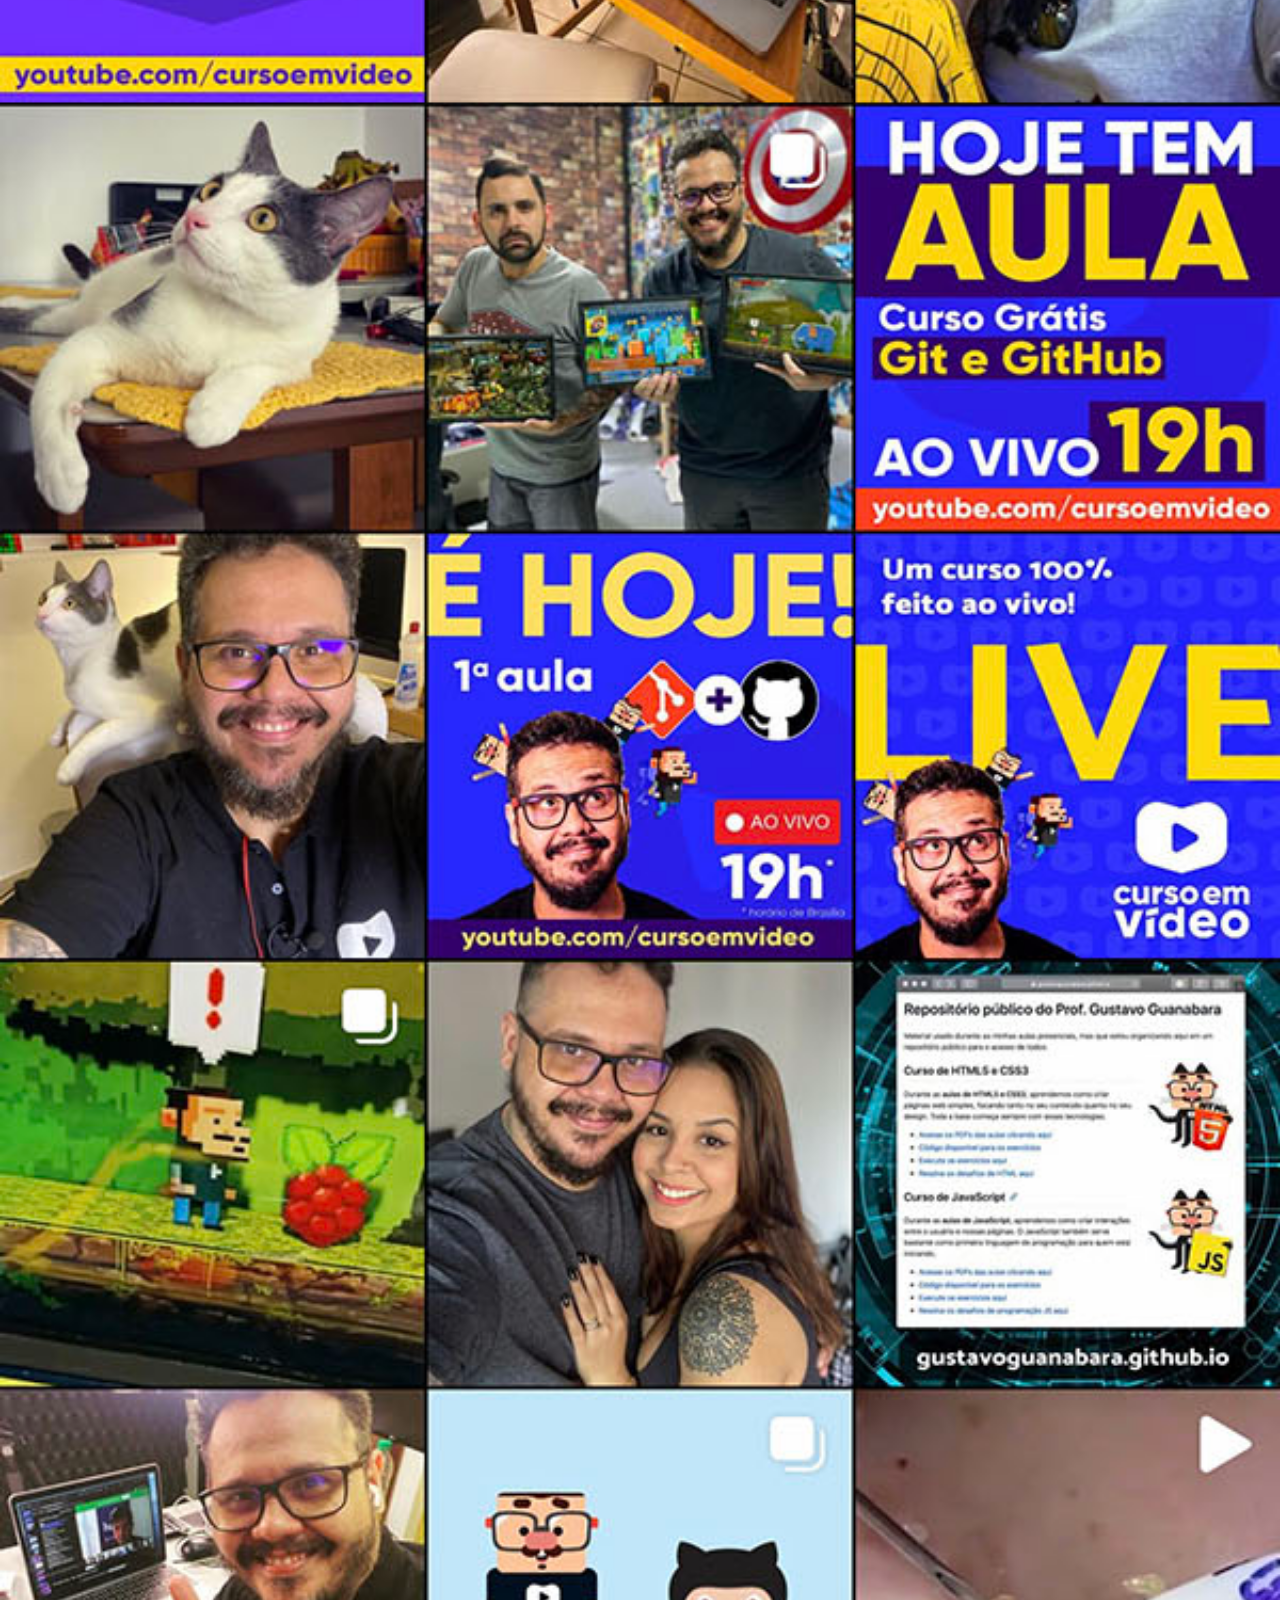
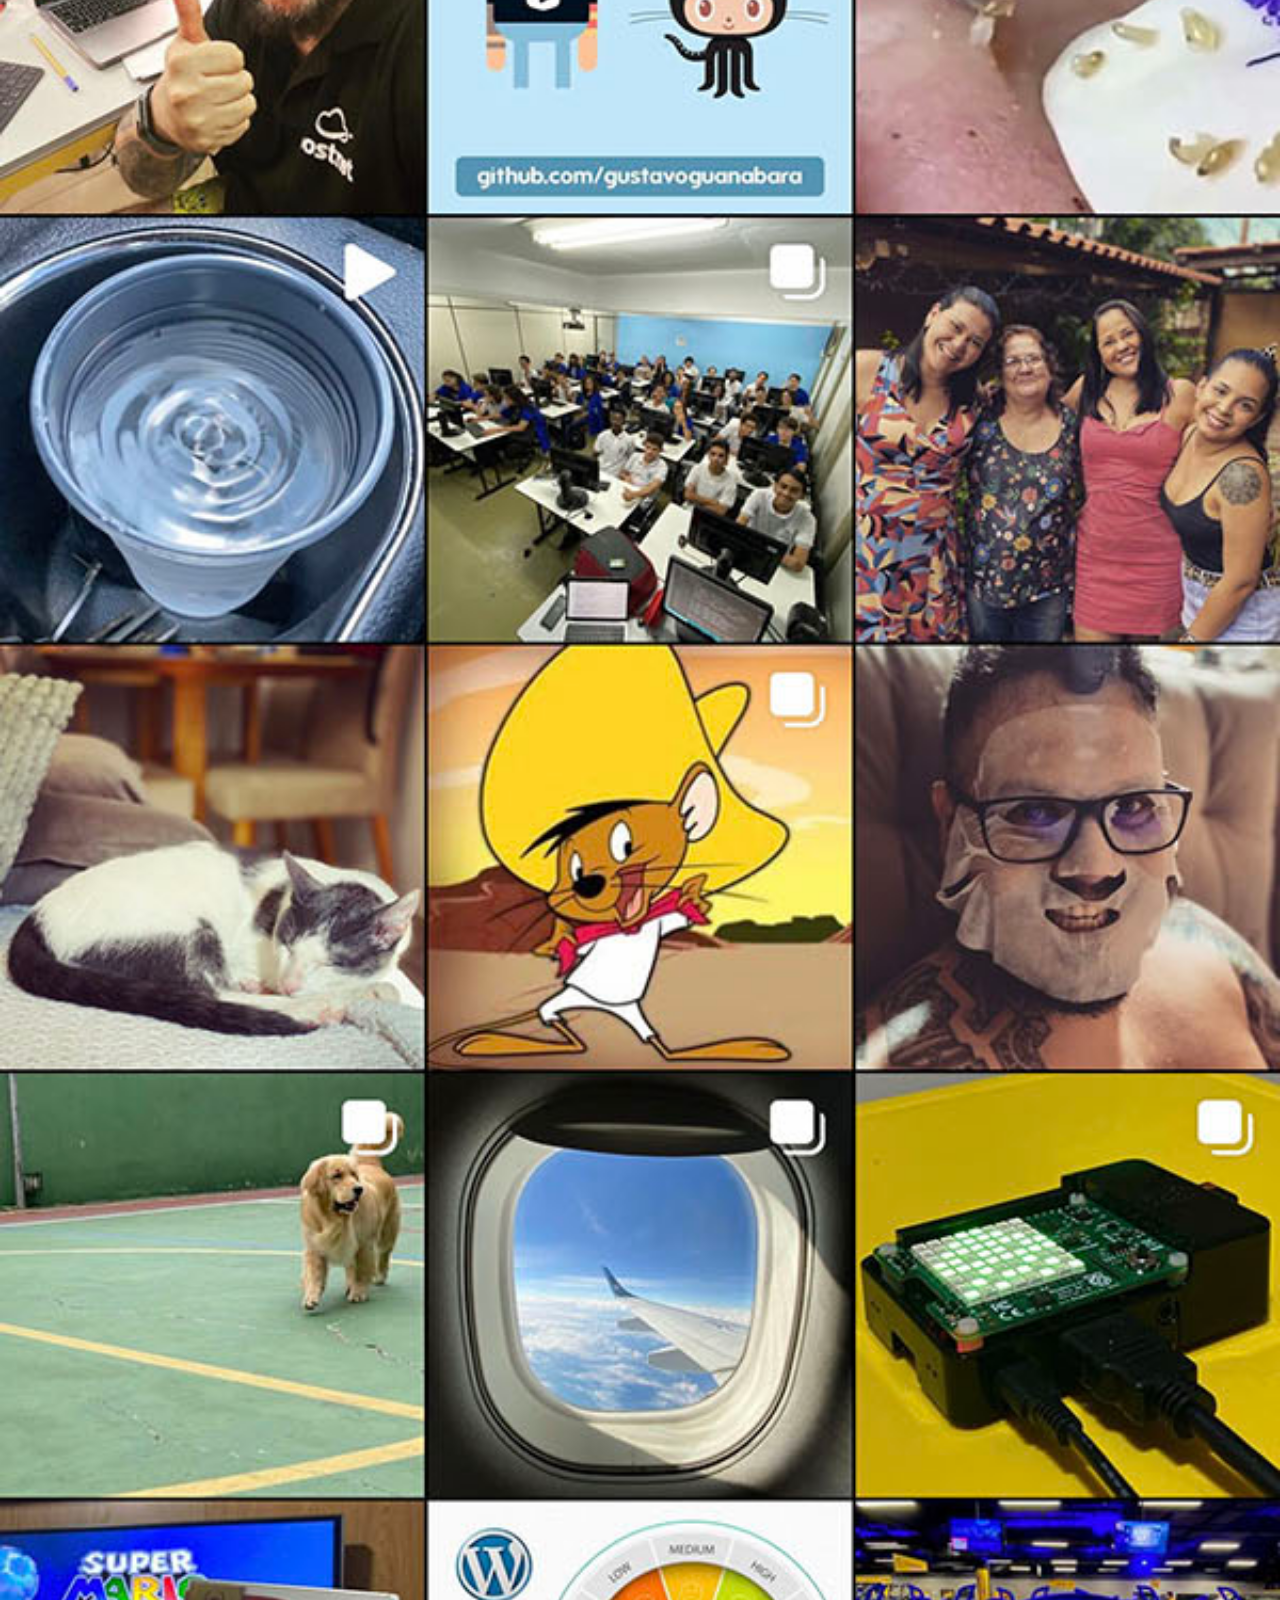
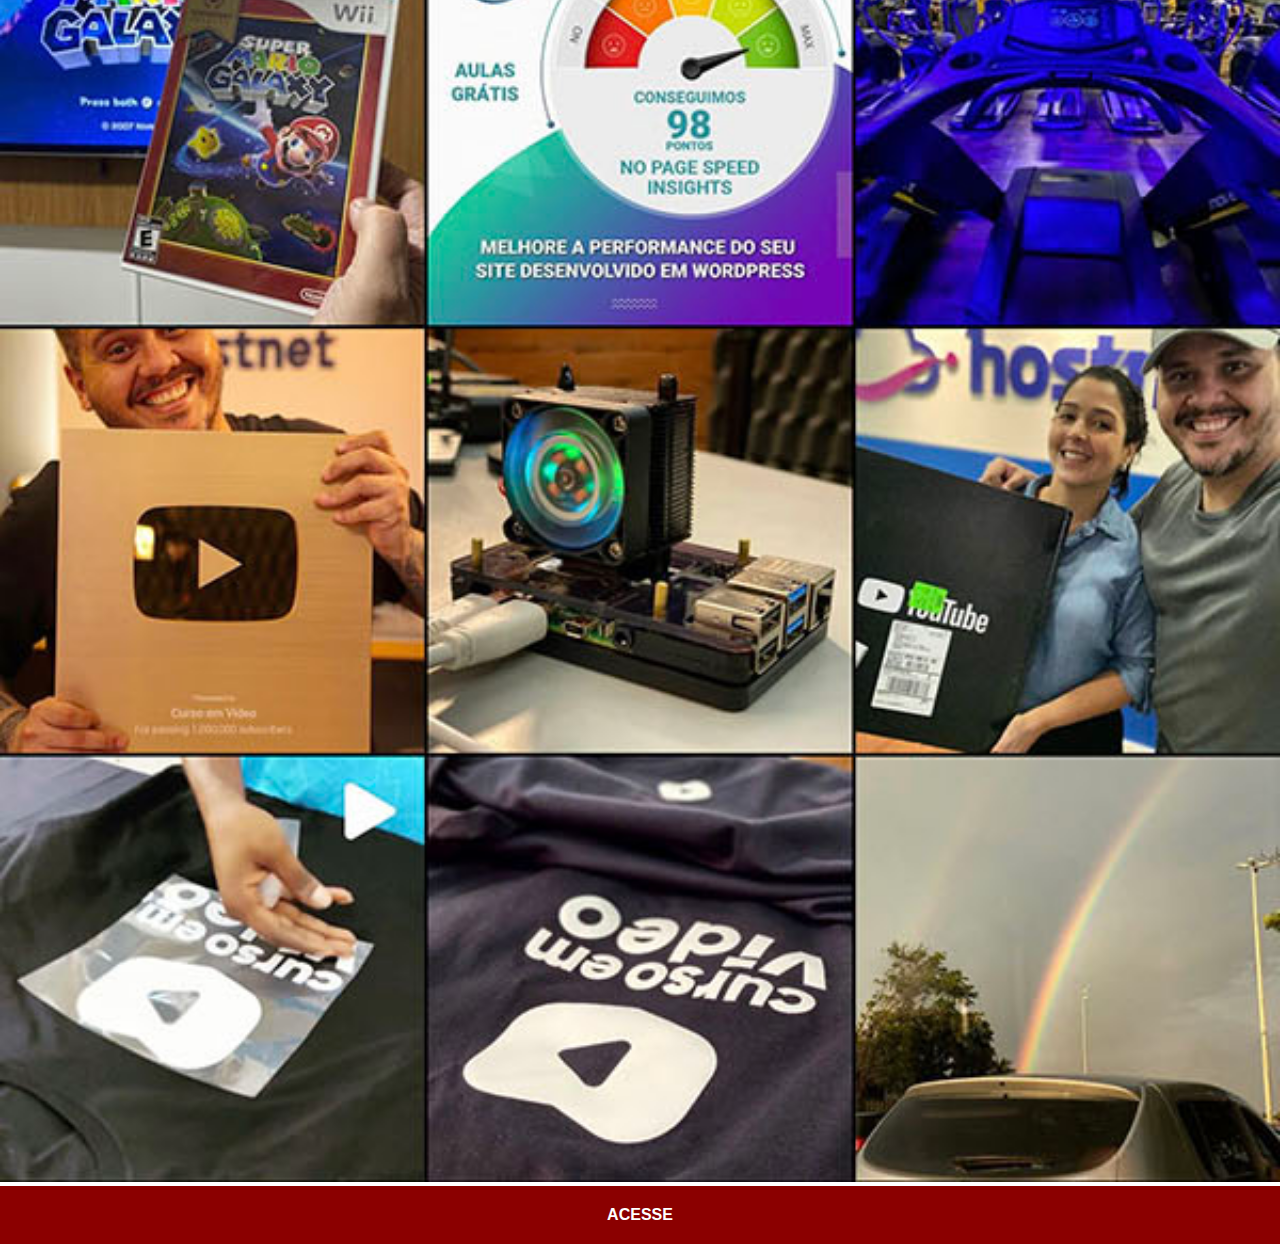
<file: instagram.html>
<!DOCTYPE html>
<html lang="pt-br">
<head>
    <meta charset="UTF-8">
    <meta name="viewport" content="width=device-width, initial-scale=1.0">
    <title>Instagram</title>
    <link rel="stylesheet" href="estilos/social.css">
</head>
<body>
    <img src="imagens/tela-instagram.jpg" alt="GitHub"><a href="https://instagram.com/gustavoguanabara/" target="_blank">ACESSE</a>
</body>
</html>
</file>
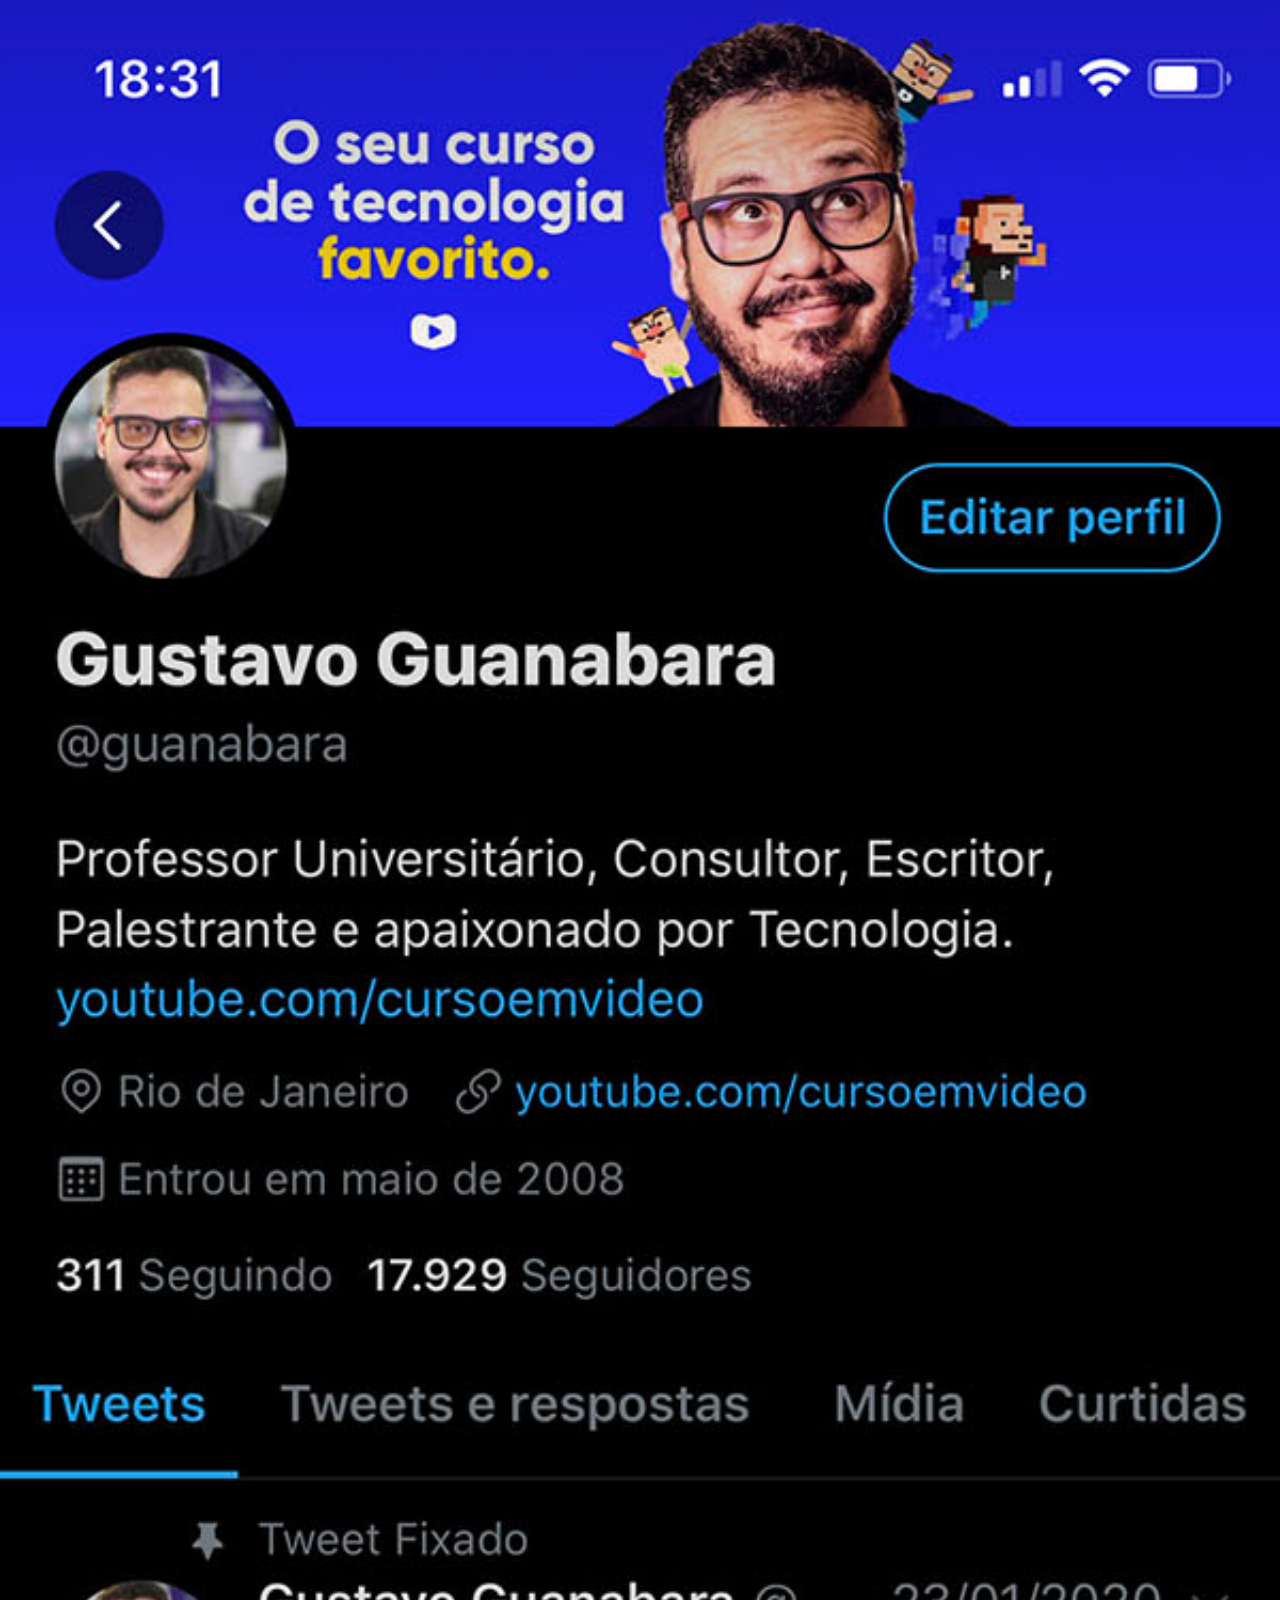
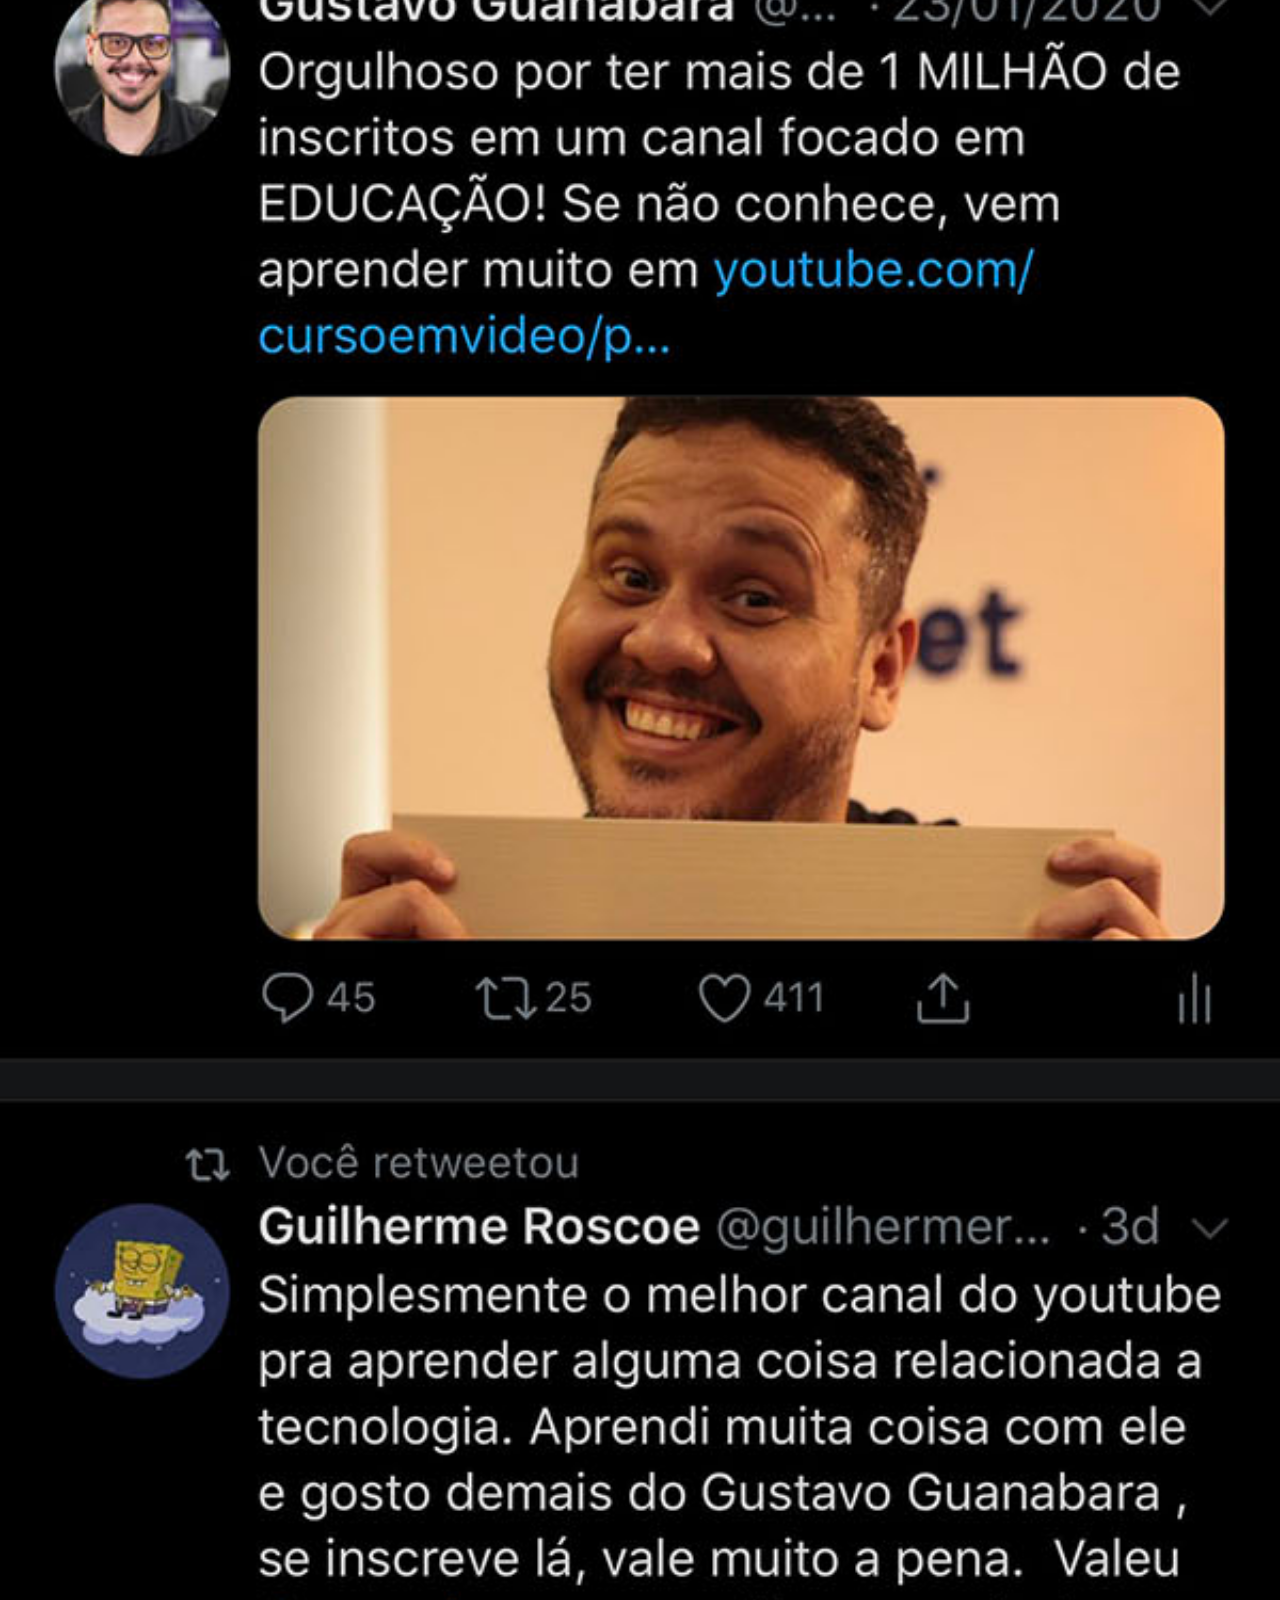
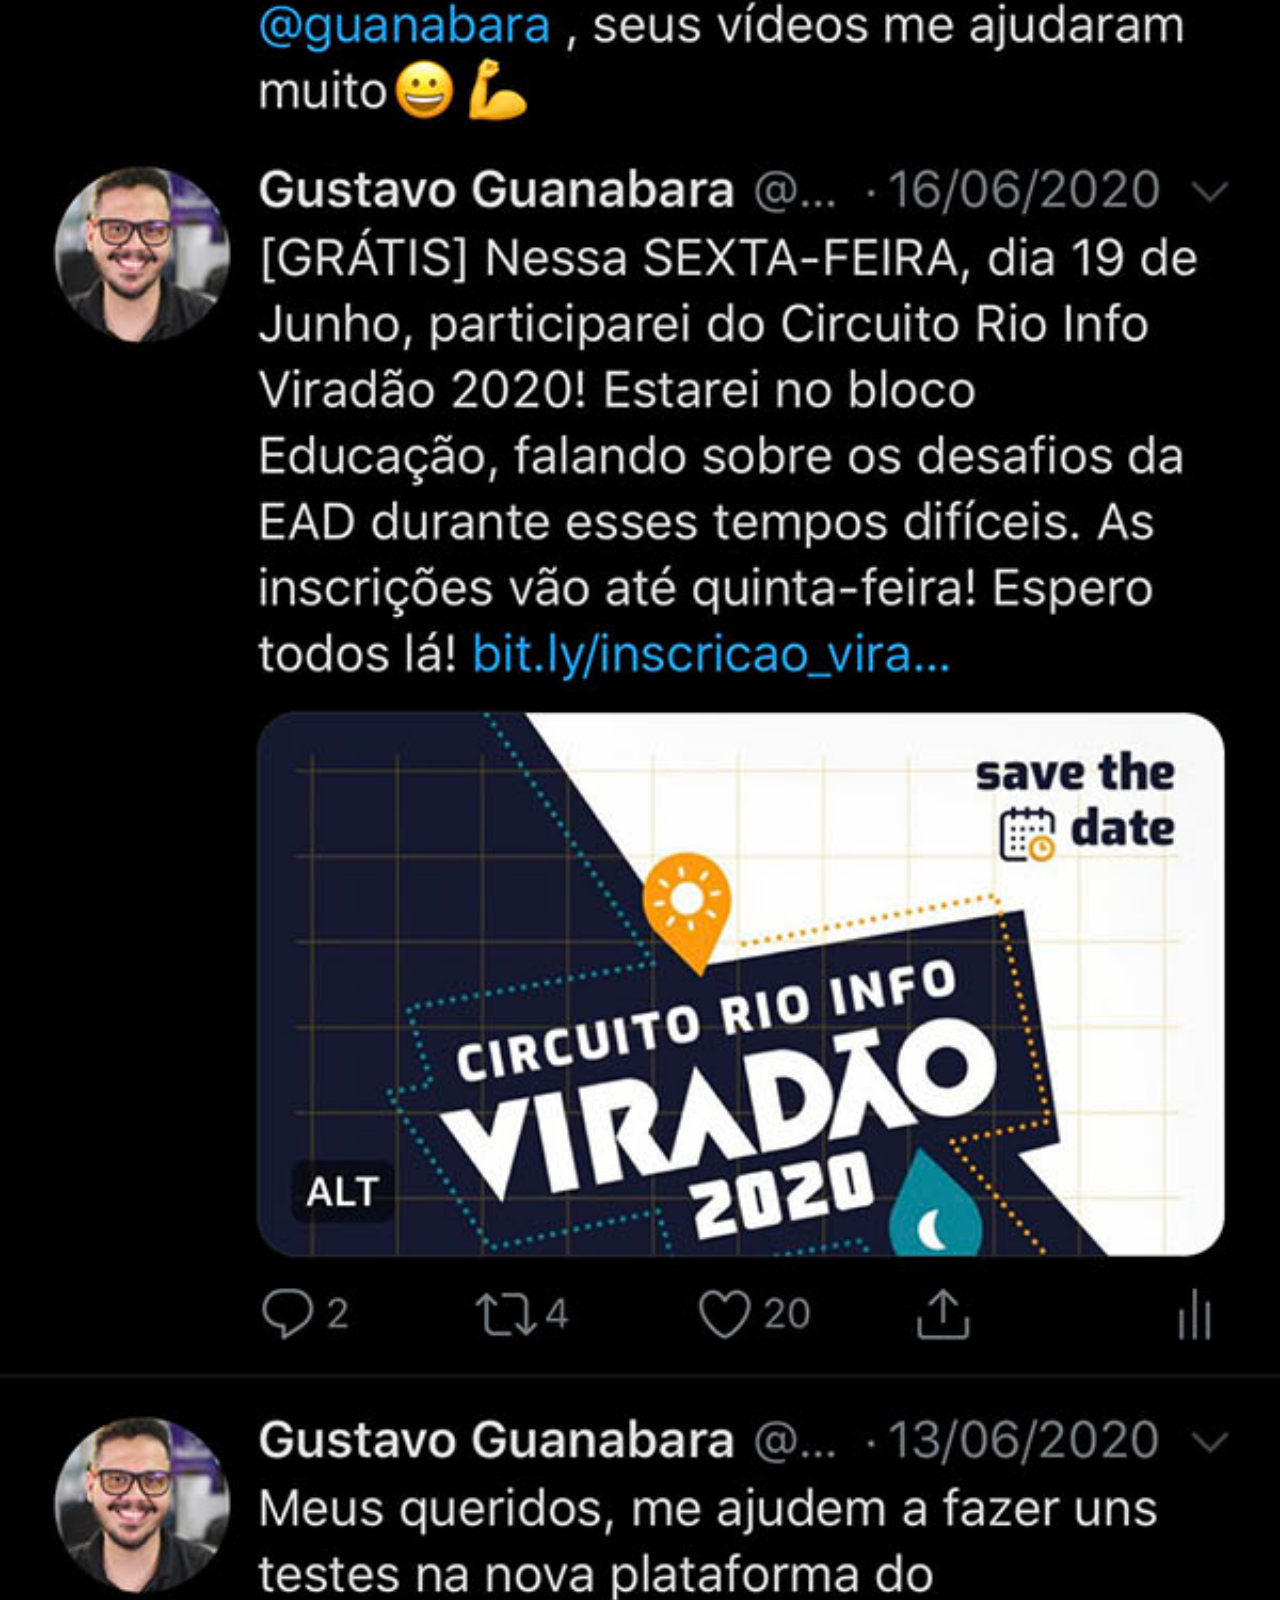
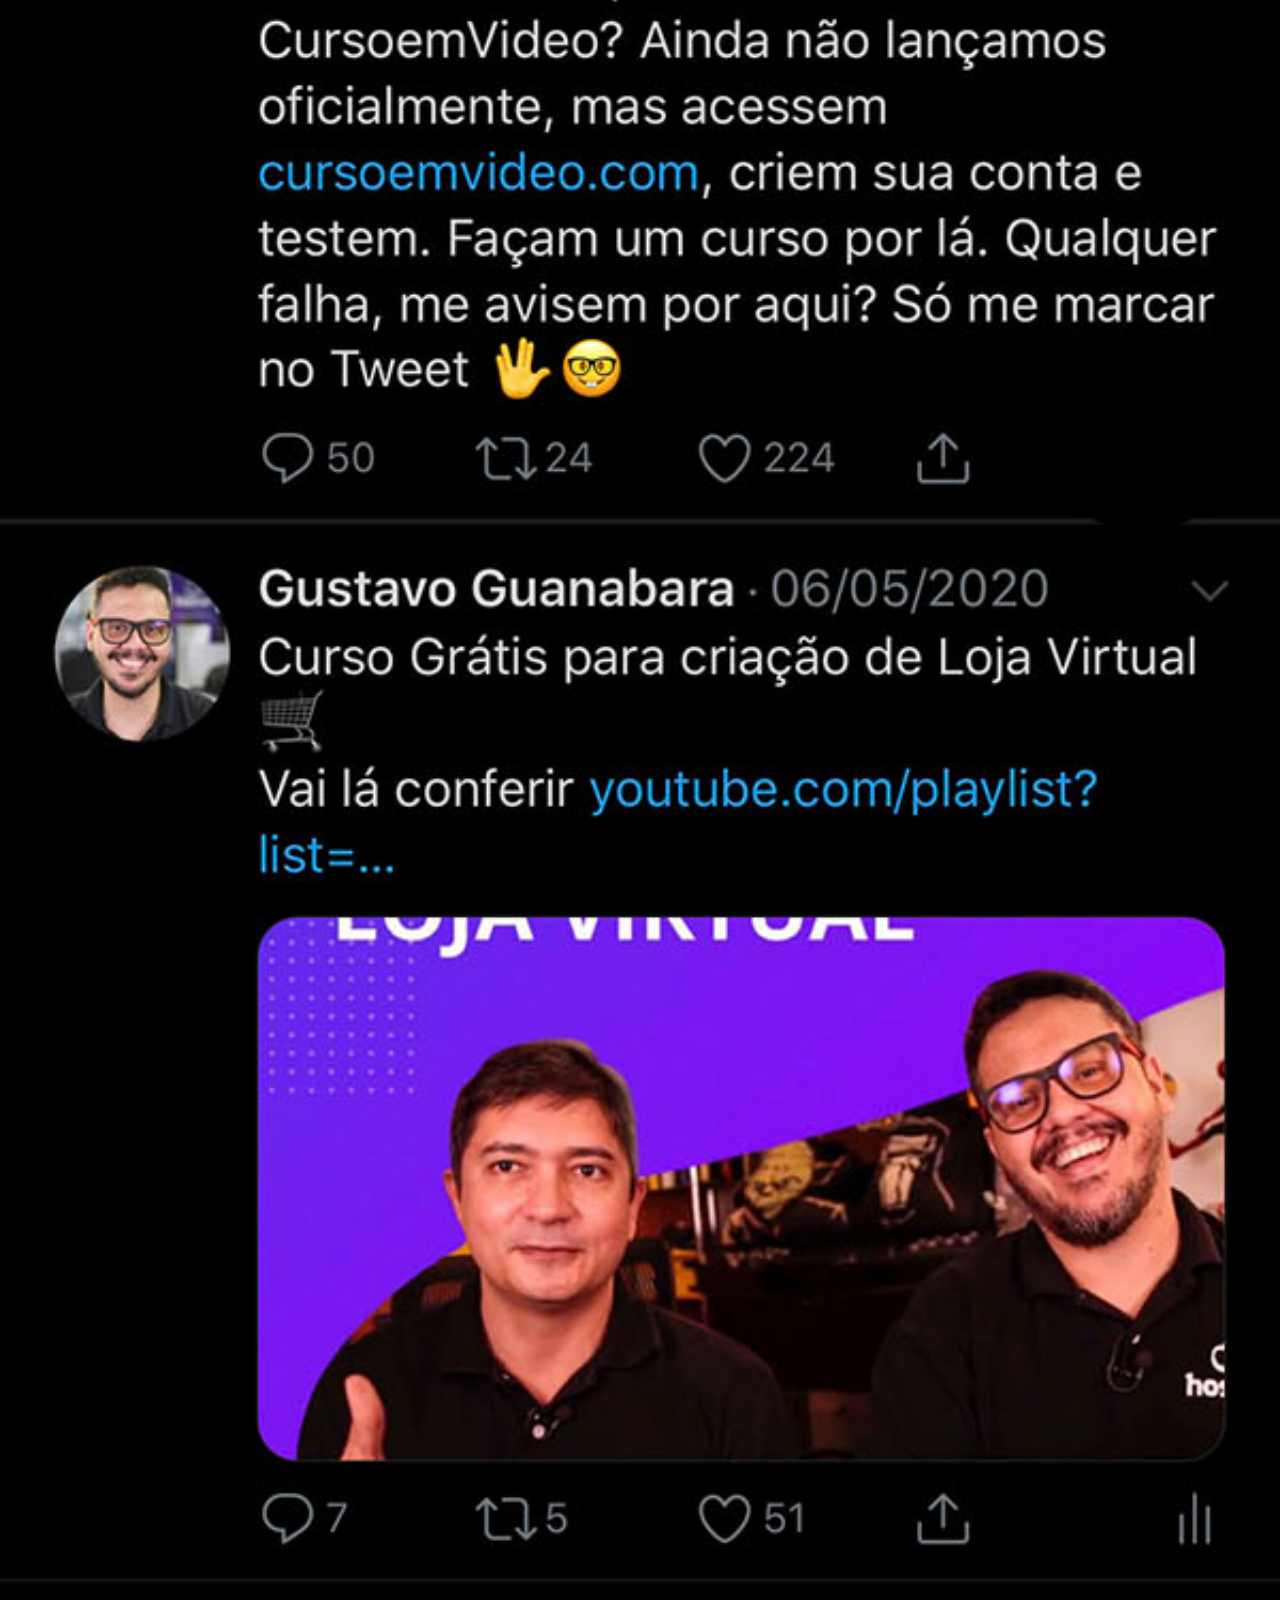
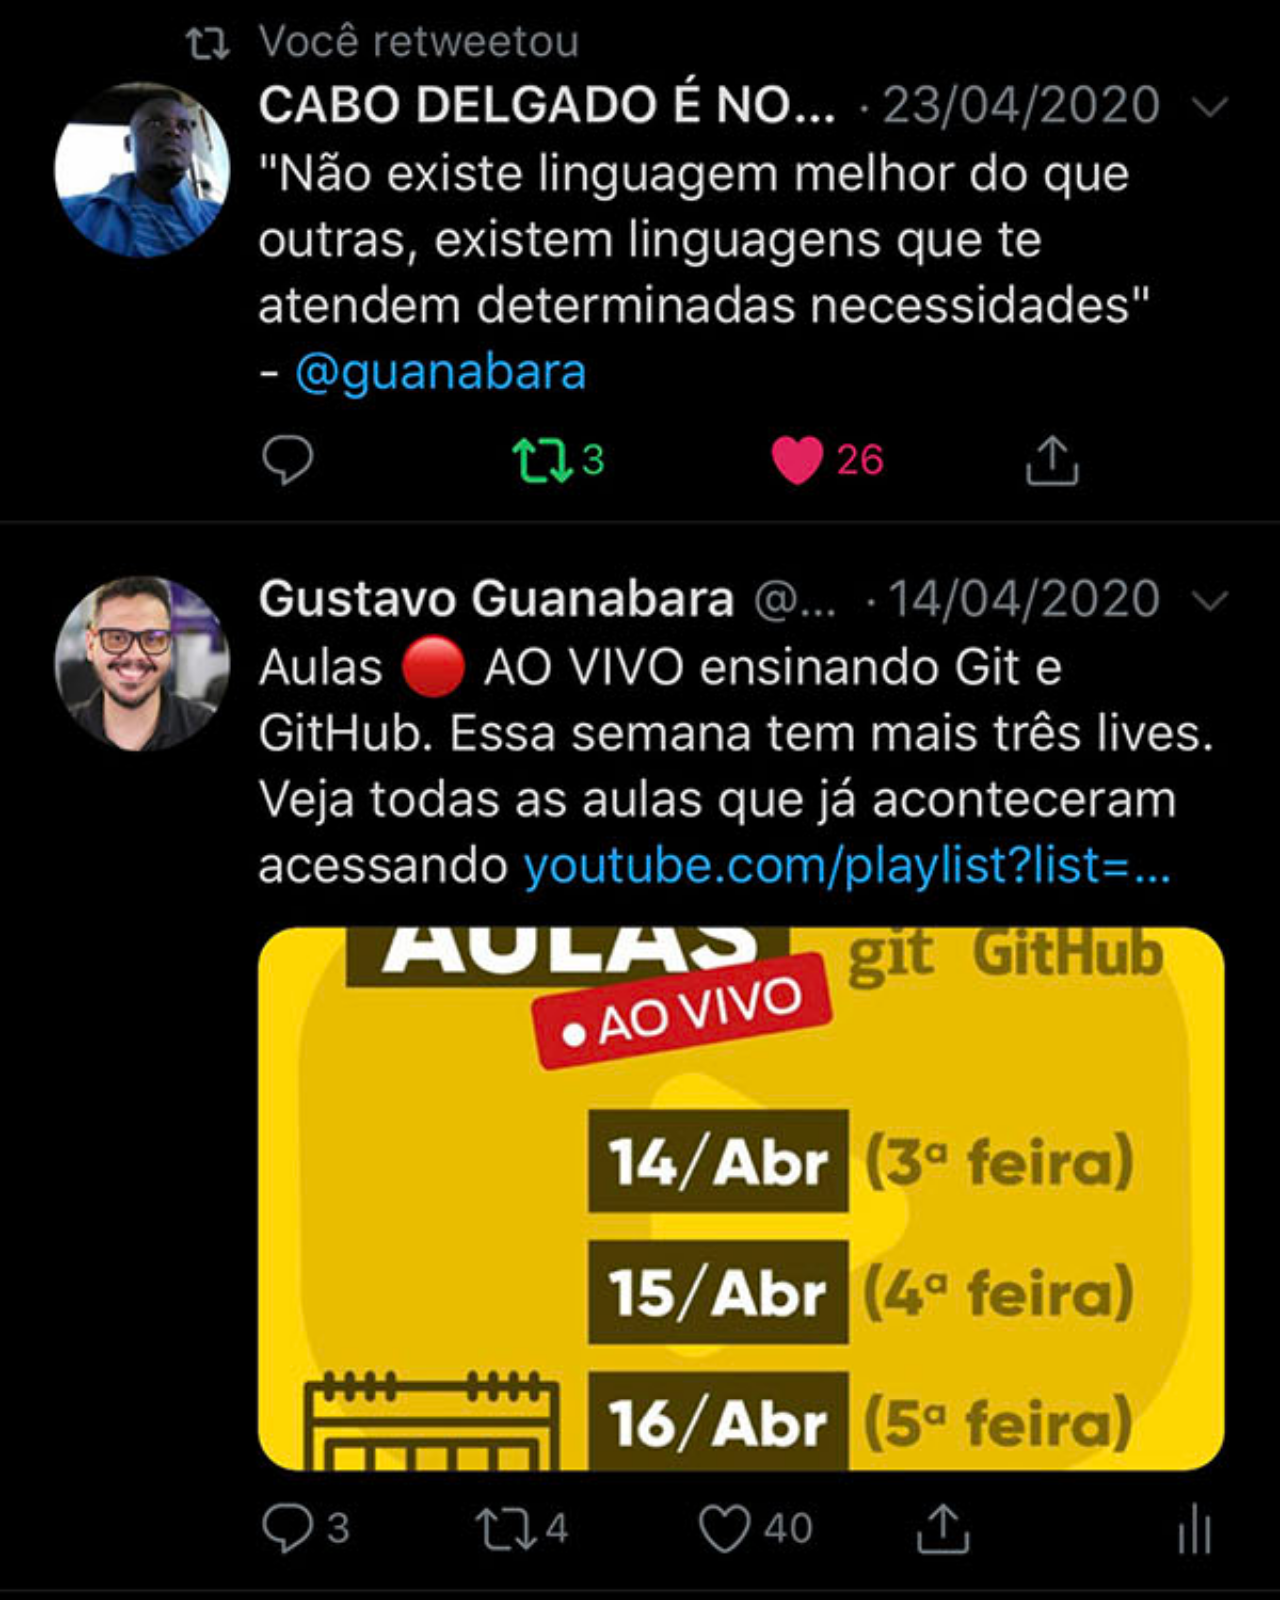
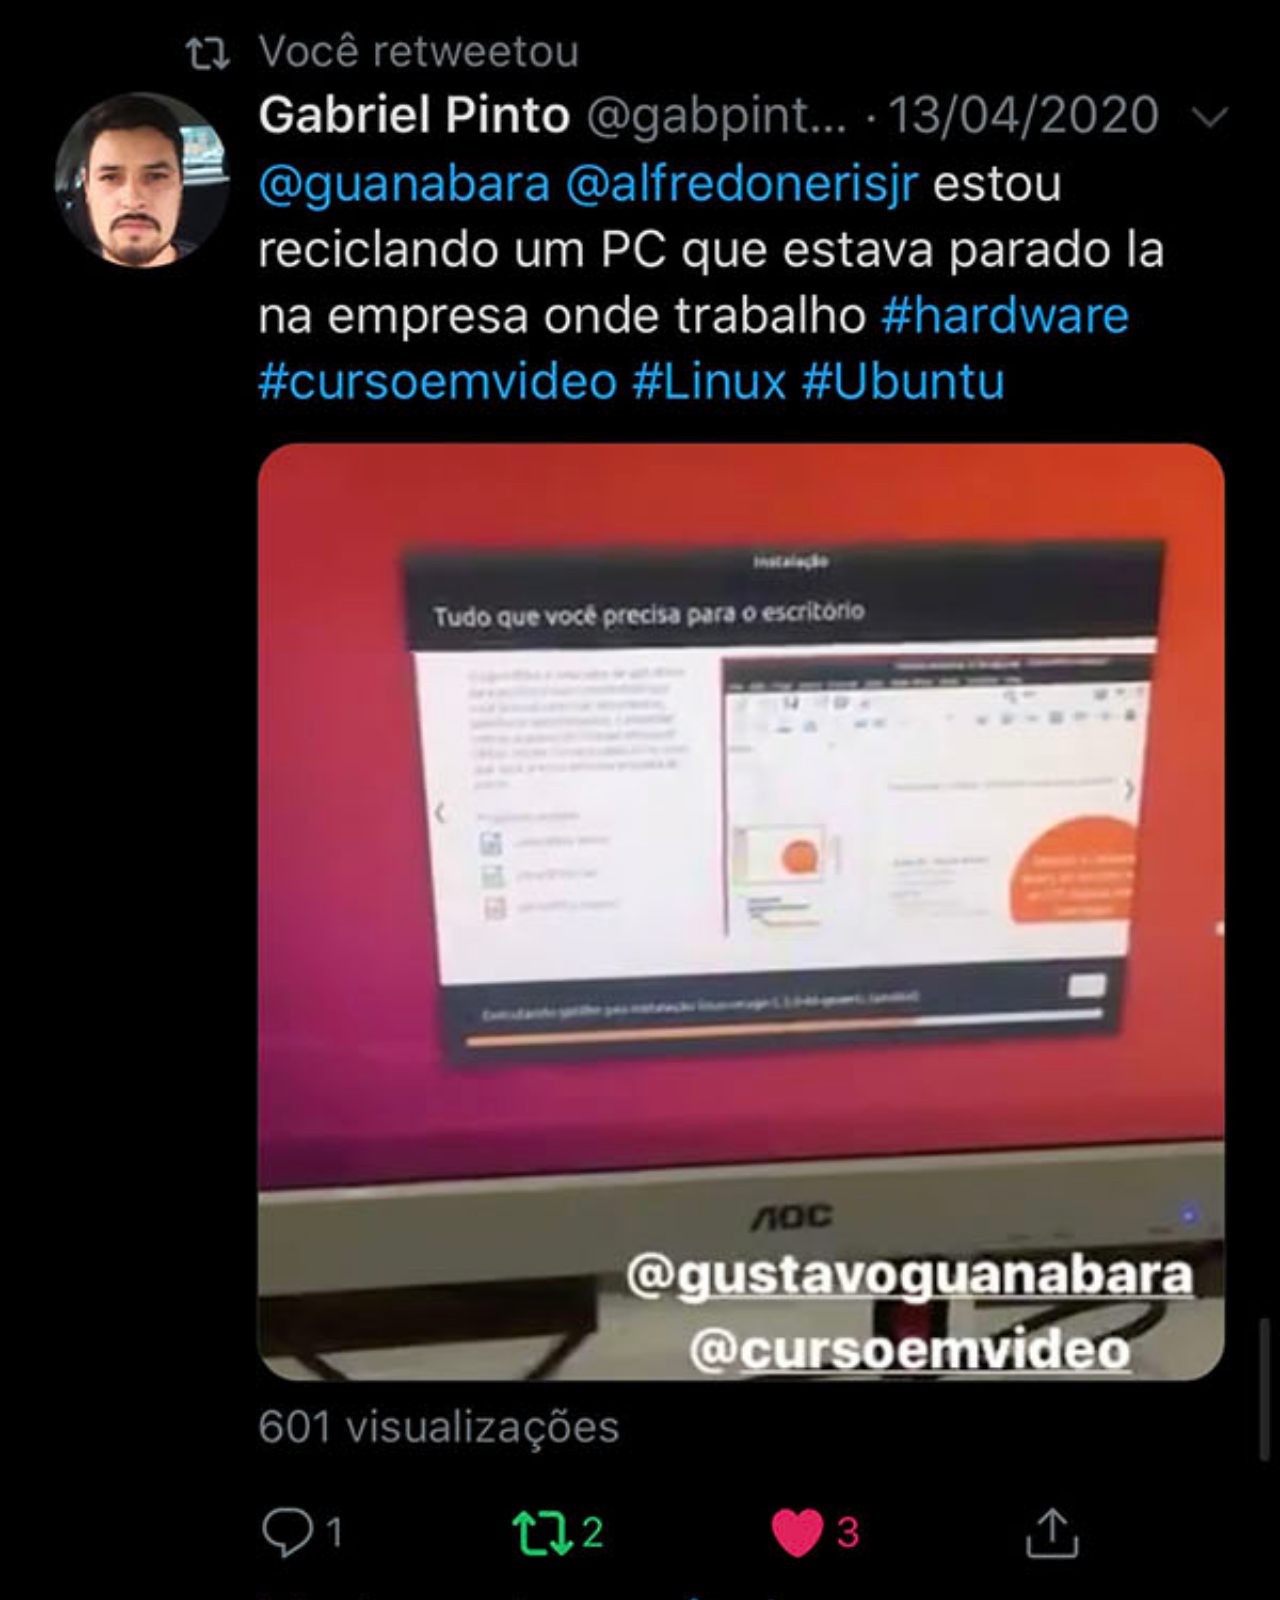
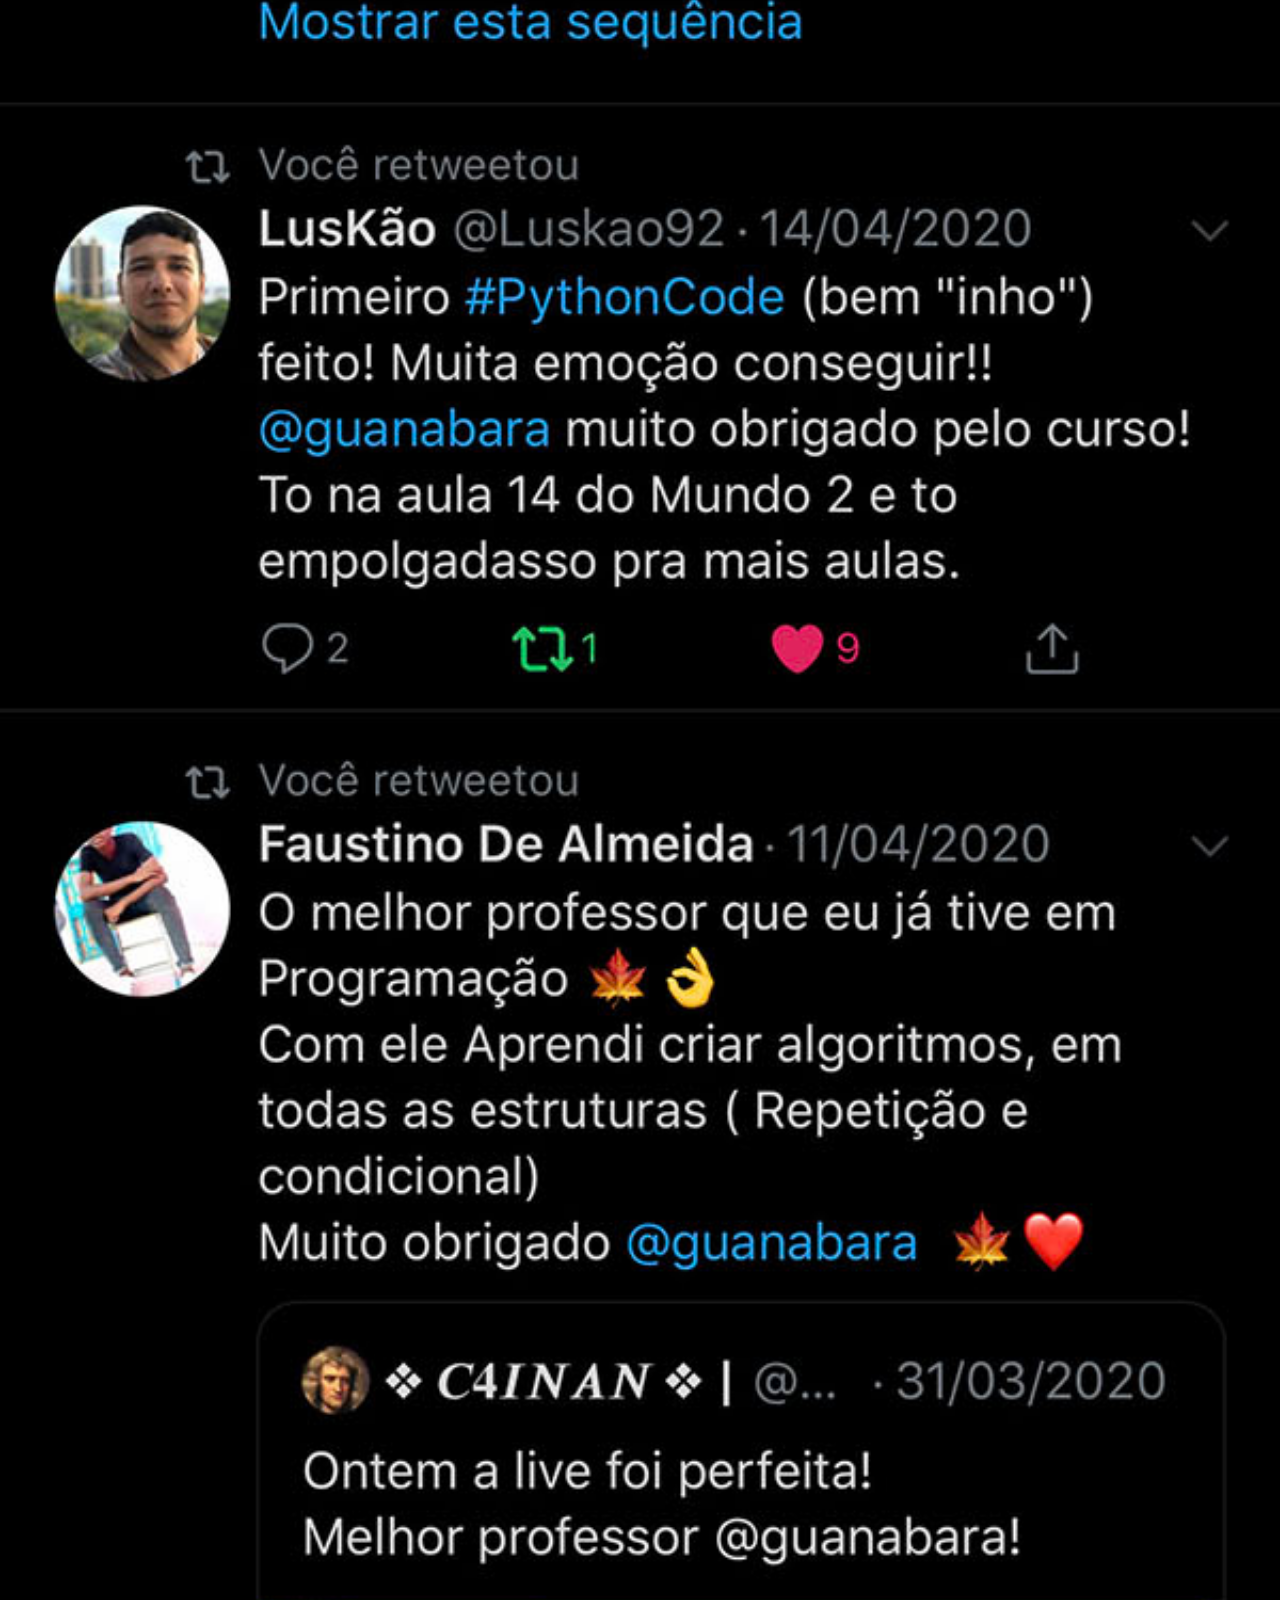
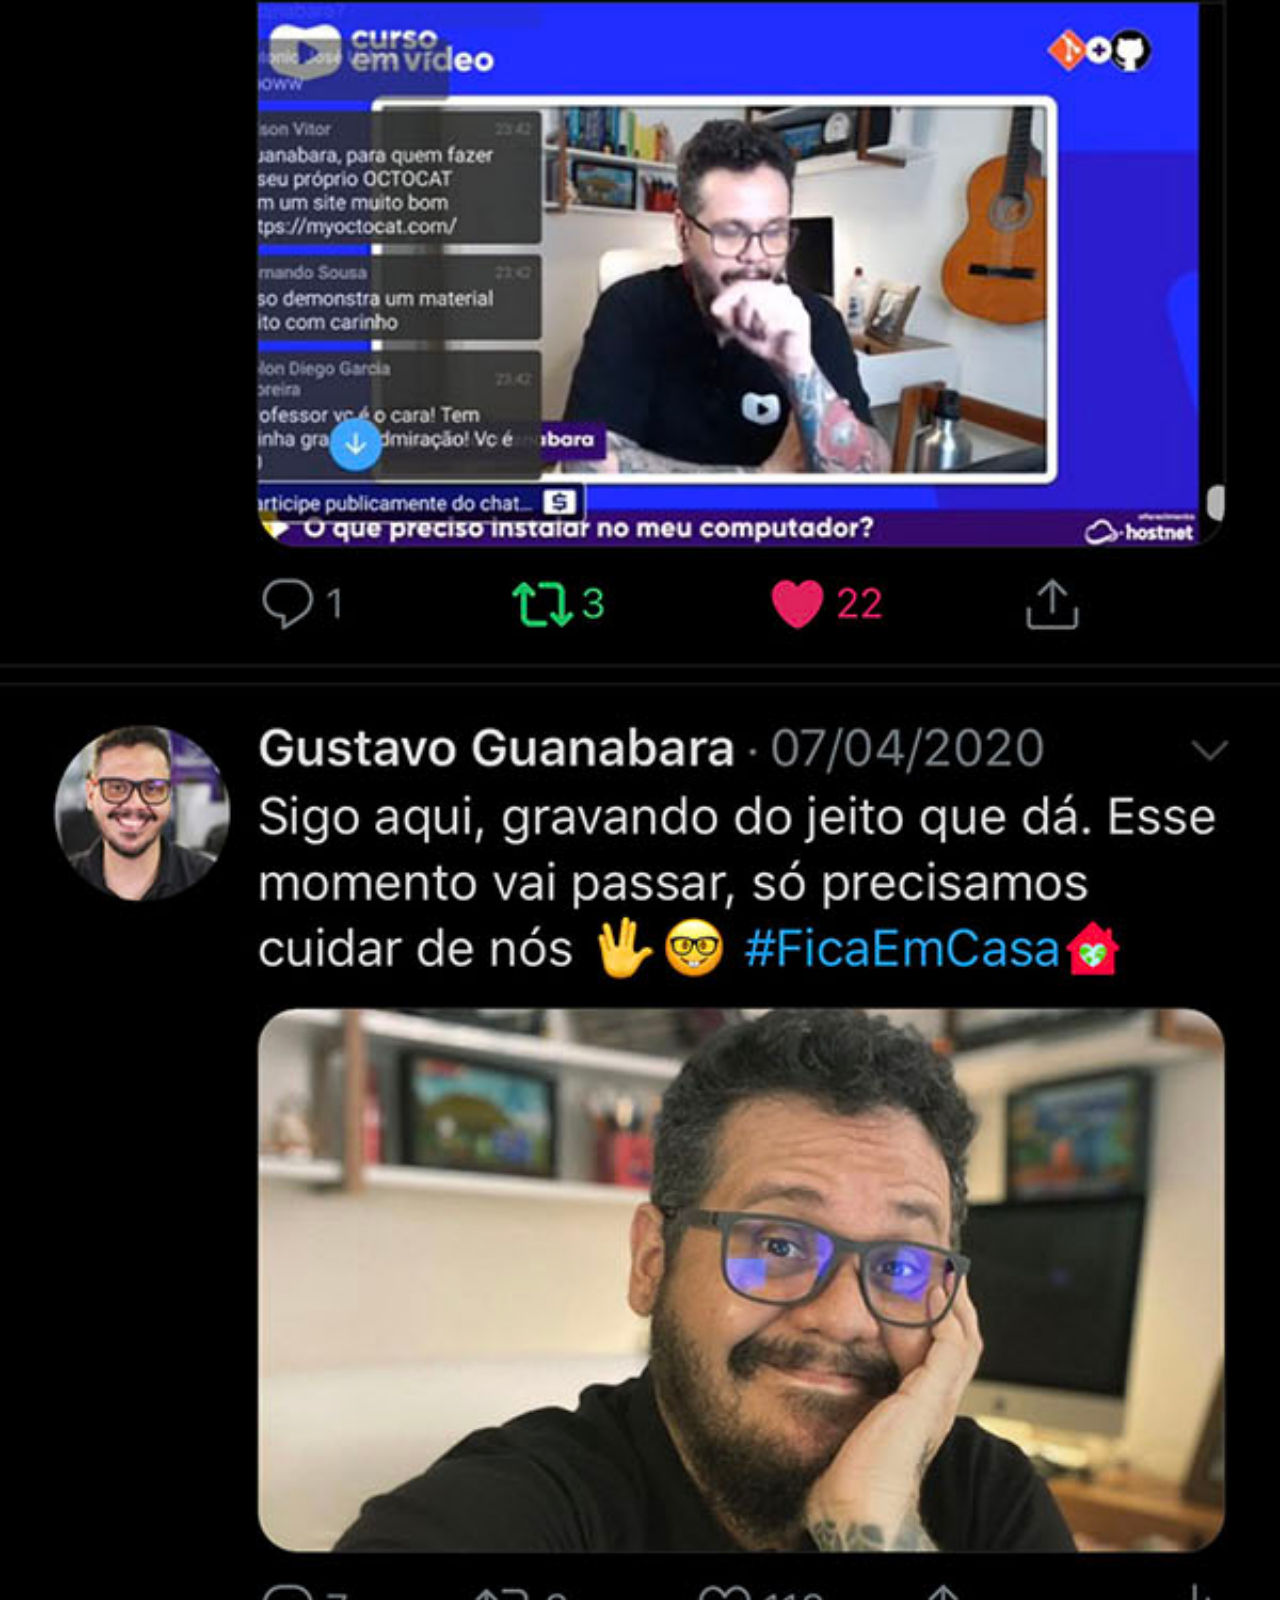
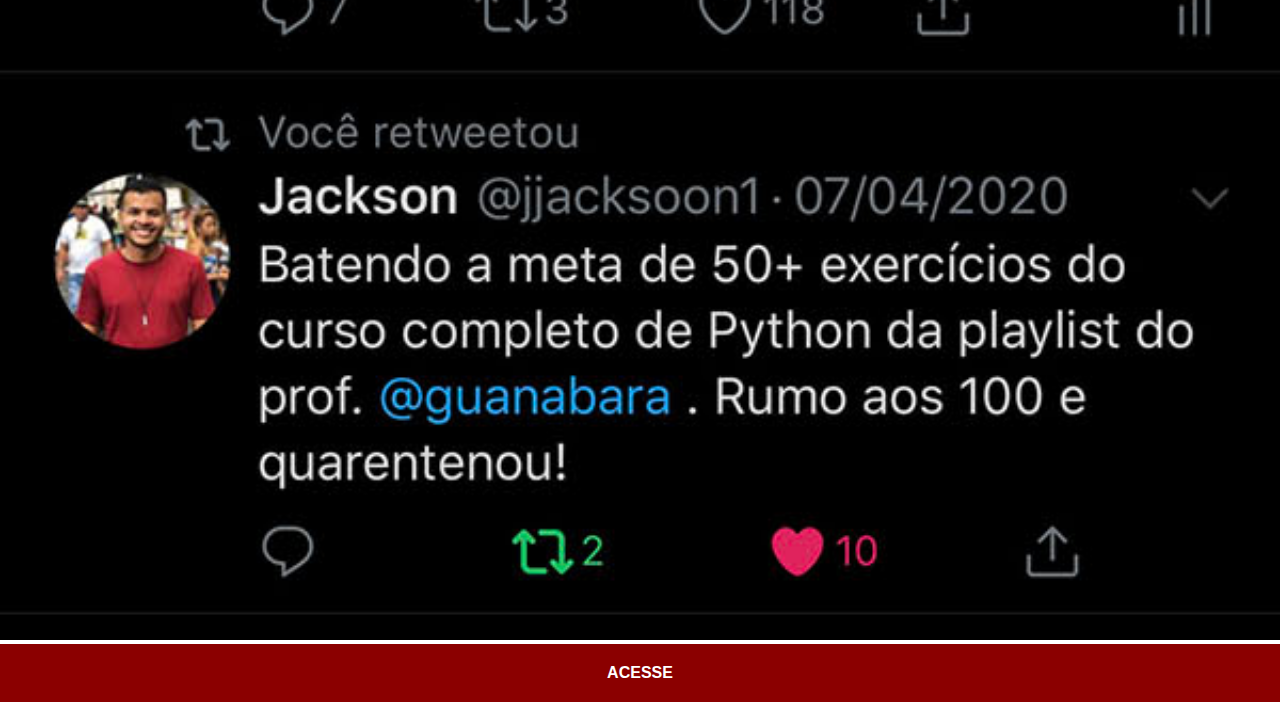
<file: twitter.html>
<!DOCTYPE html>
<html lang="pt-br">
<head>
    <meta charset="UTF-8">
    <meta name="viewport" content="width=device-width, initial-scale=1.0">
    <title>Twitter</title>
    <link rel="stylesheet" href="estilos/social.css">
</head>
<body>
    <img src="imagens/tela-twitter.jpg" alt="GitHub"><a href="https://twitter.com/gustavoguanabara/" target="_blank">ACESSE</a>
</body>
</html>
</file>
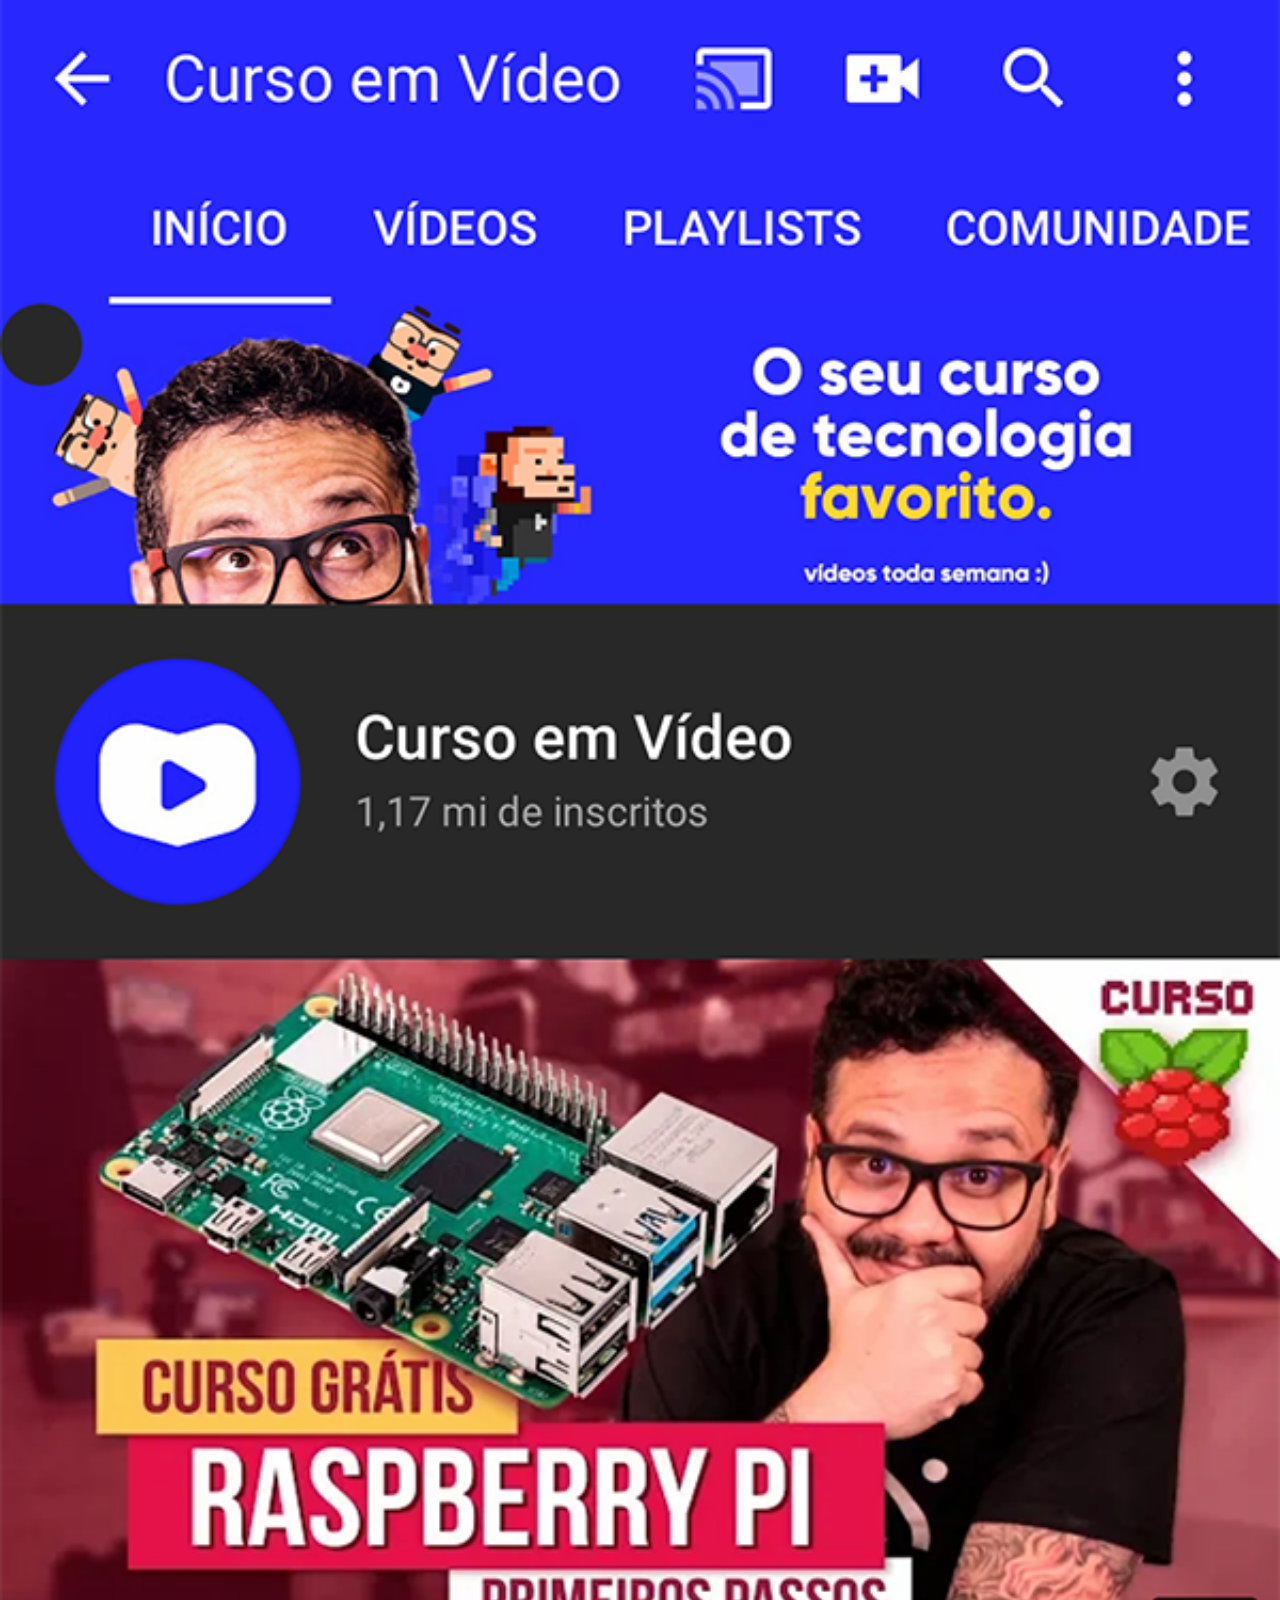
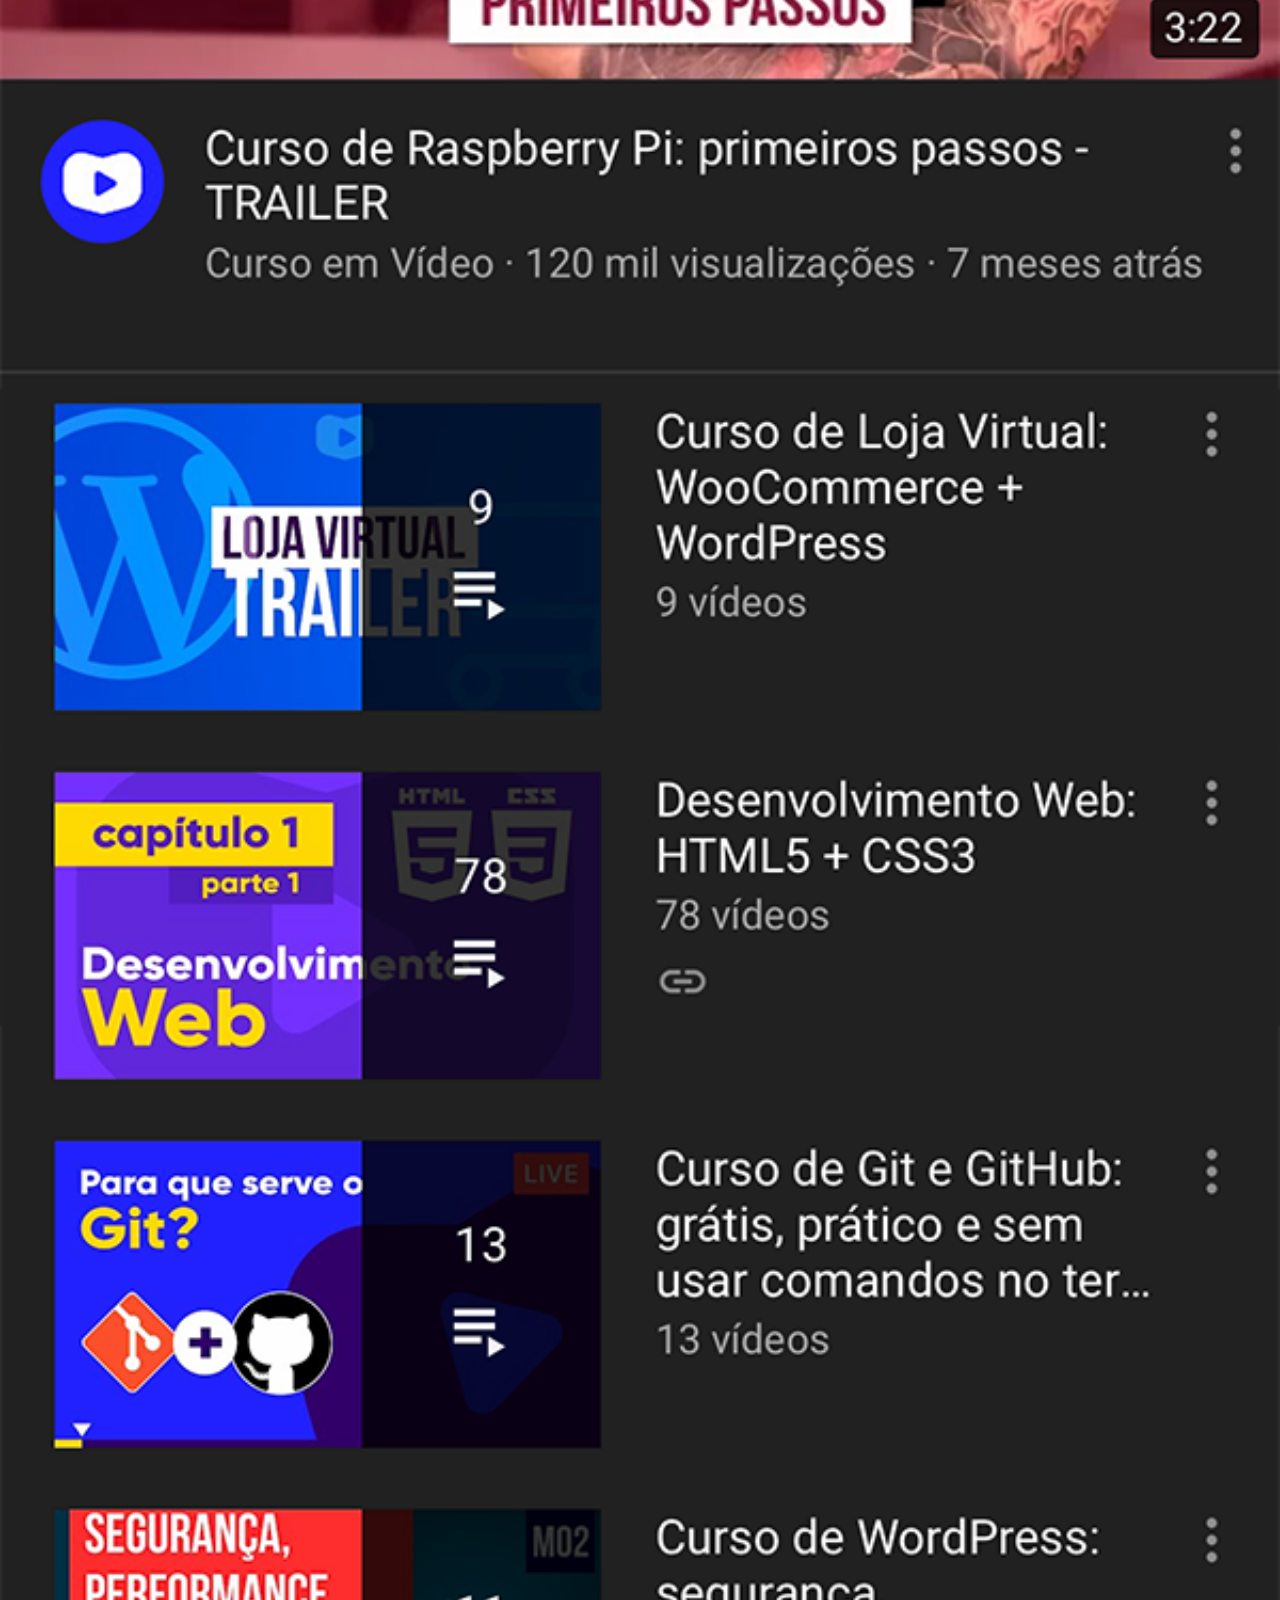
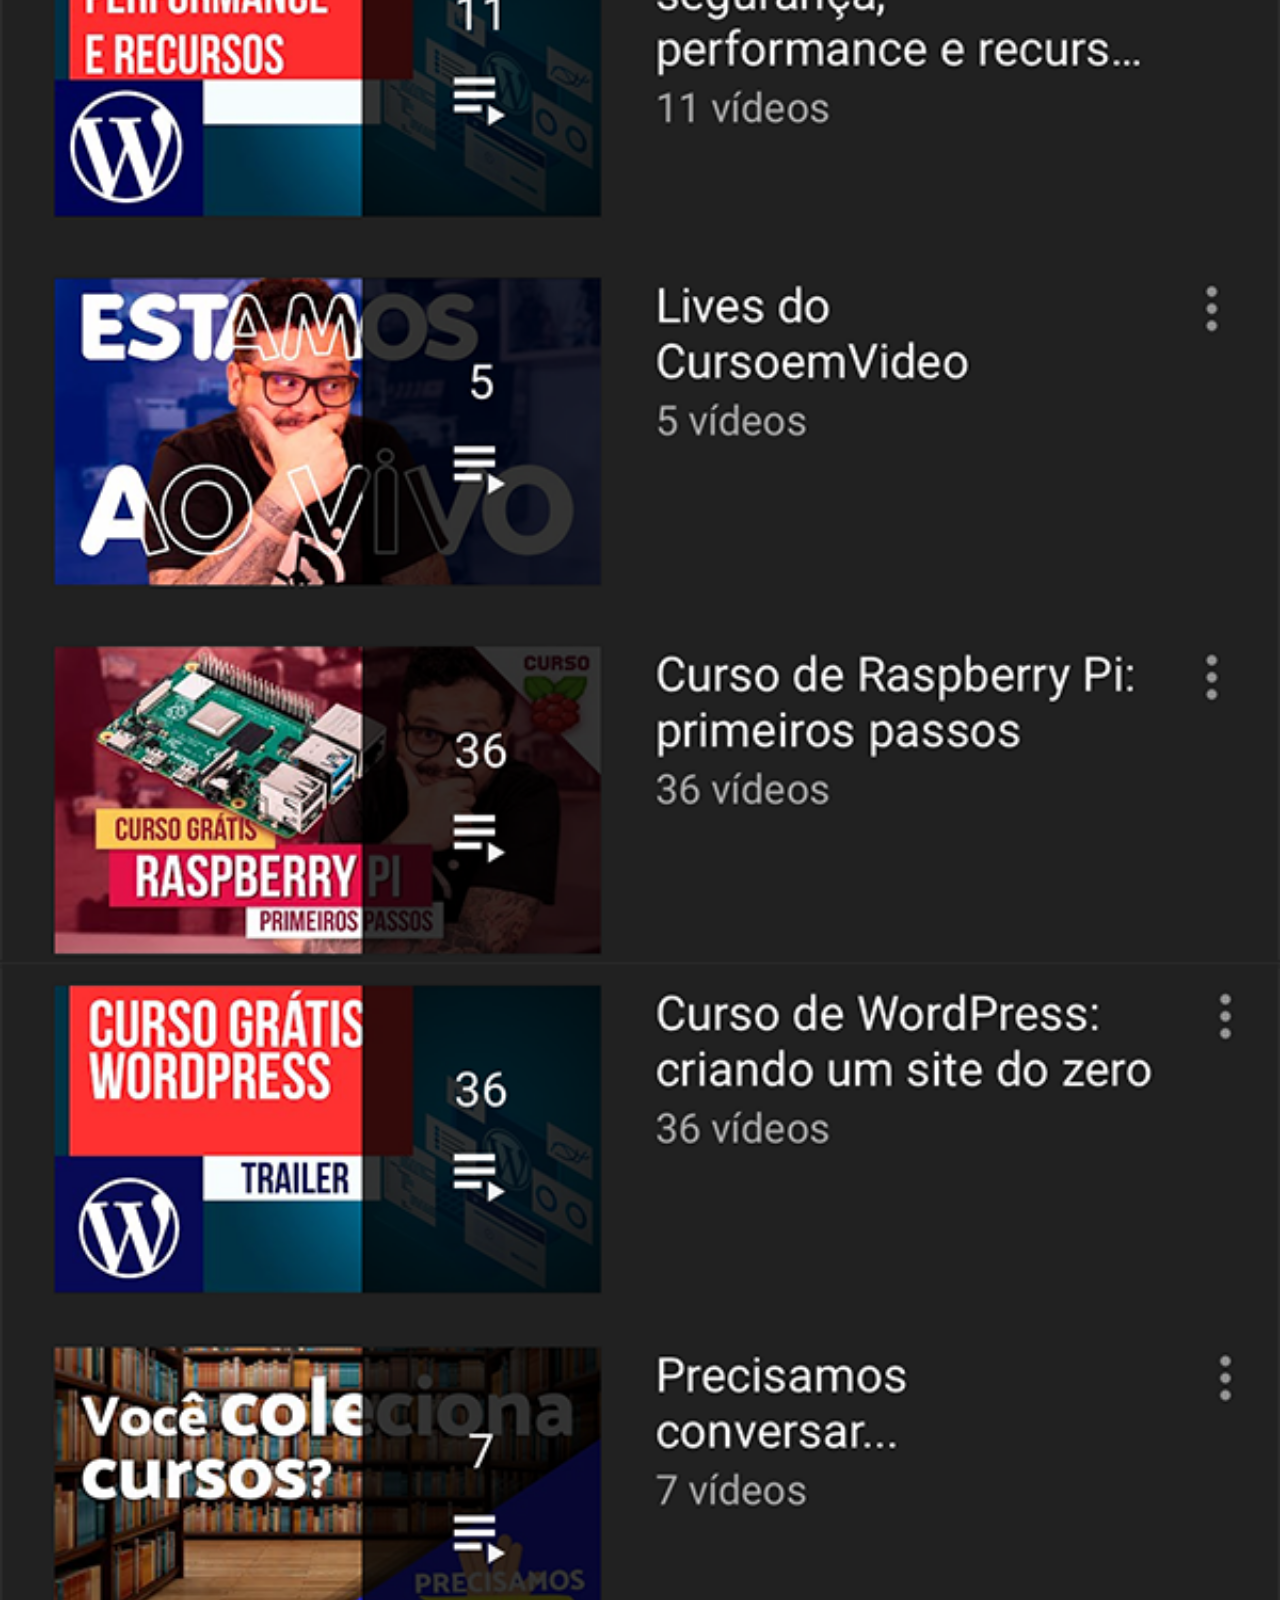
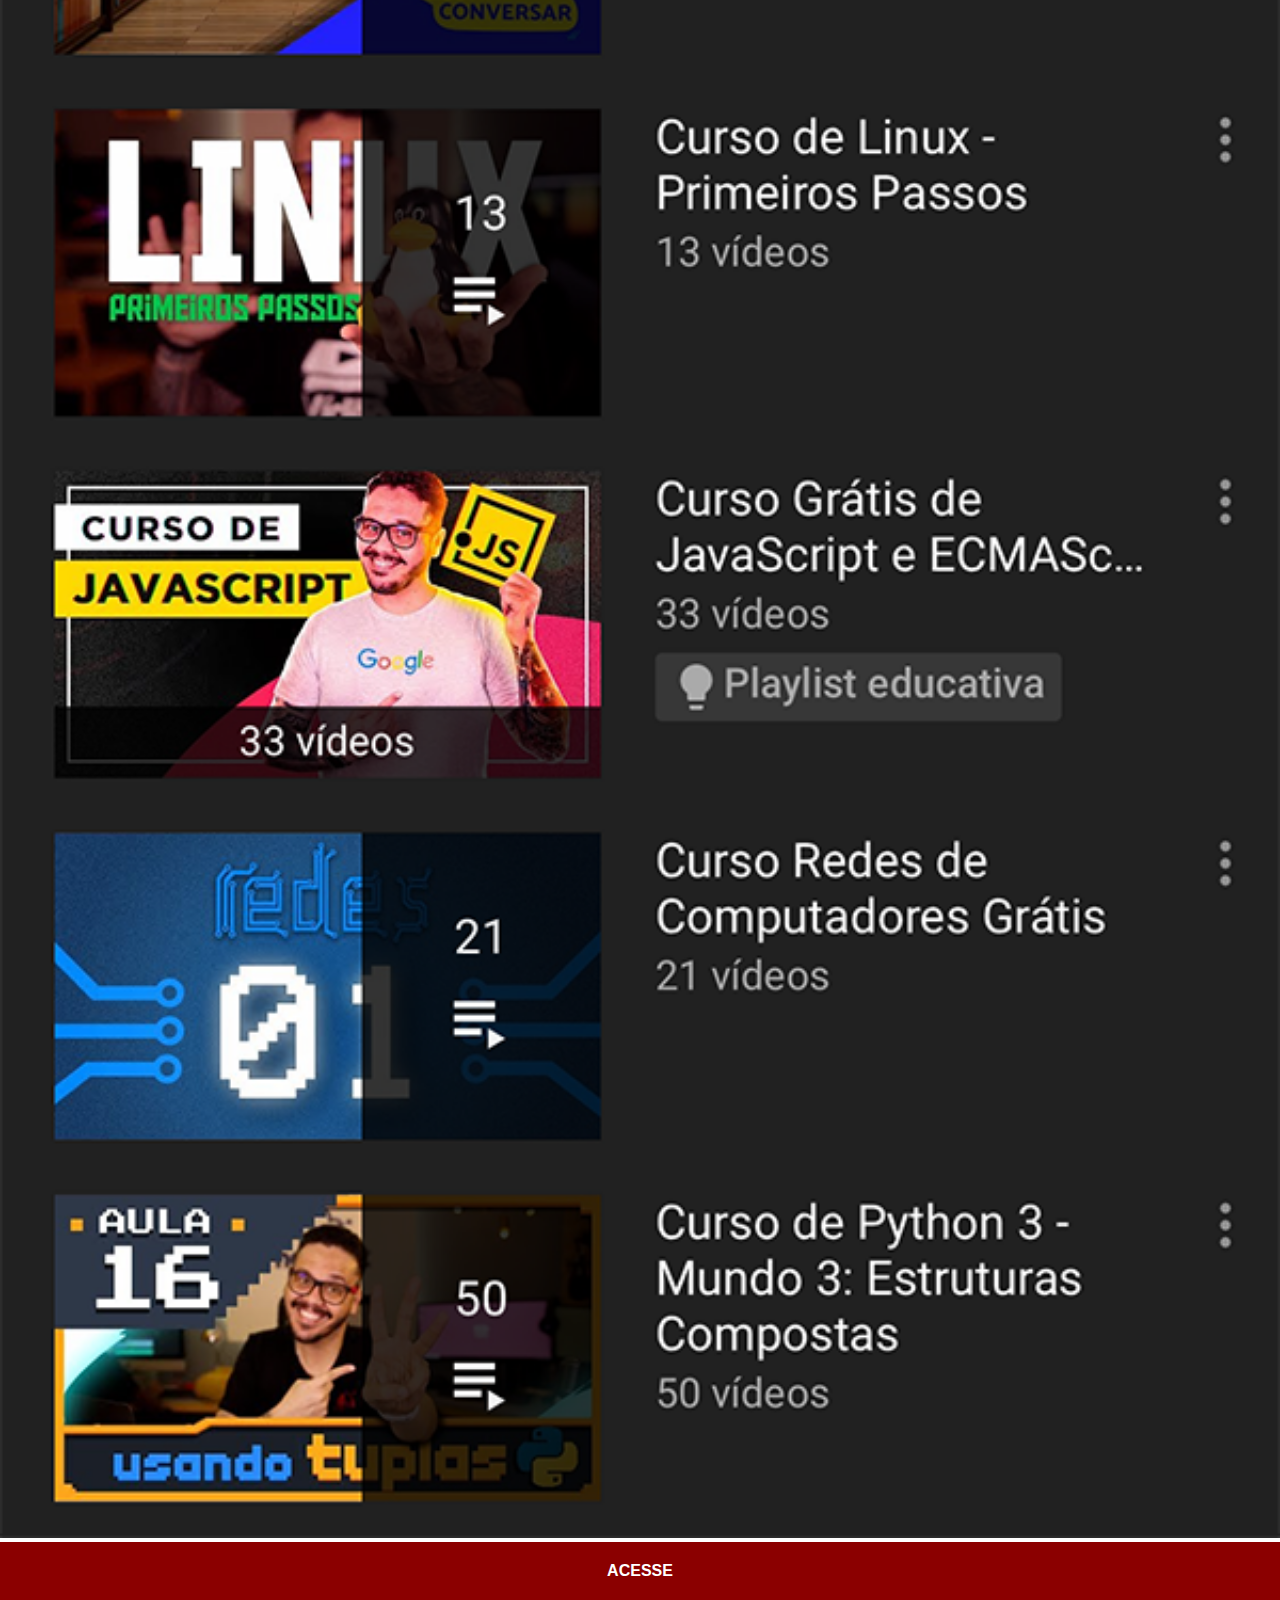
<file: youtube.html>
<!DOCTYPE html>
<html lang="pt-br">
<head>
    <meta charset="UTF-8">
    <meta name="viewport" content="width=device-width, initial-scale=1.0">
    <title>Youtube</title>
    <link rel="stylesheet" href="estilos/social.css">
</head>
<body>
    <img src="imagens/tela-youtube.png" alt="YouTube"><a href="https://www.youtube.com/c/CursoemVídeo/playlists" target="_blank">ACESSE</a>
</body>
</html>
</file>
<file: estilos/style.css>
@charset "UTF-8";

*{
    margin: 0;
    padding: 0;
    font-family: Arial, Helvetica, sans-serif;
}

html, body{
    height: 100vh;
    width: 100vw;
    background-color: black;
}

body{
    background: url('../imagens/fundo-madeira.jpg') no-repeat top center;
    background-size: cover;
    background-attachment: fixed
    
}

main{
    position: relative;
    height: 100vh;
}

section#telefone{
    position: absolute;
    top: 50%;
    left: 50%;
    transform: translate(-50%, -50%);
    height: 627px;
    width: 311px;
    background: url('../imagens/frame-iphone.png') no-repeat;
}

iframe#tela{
    position: relative;
    top: 80px;
    left: 22px;
    width: 267px;
    height: 471px;
}

section#redes-sociais{
    text-align: right;
}

section#redes-sociais img{
    width: 50px;
    margin: 10px;
    border-radius: 50%;
    box-shadow: 2px 2px 5px rgba(0, 0, 0, 0.400);
    box-sizing: border-box;
}

section#redes-sociais img:hover{
    border: 2px solid rgba(255, 255, 255, 0.637);
    transform: translate(-3px, -3px);
    box-shadow: 5px 5px 10px rgba(0, 0, 0, 0.623);
    transition: transform .3s, border 1s;
}
</file>
<file: estilos/social.css>
@charset "UTF-8";

*{
    margin: 0px;
    padding: 0px;
    font-family: Arial, Helvetica, sans-serif;
}

::-webkit-scrollbar{
    width: 0;
    height: 0;
}
img{
    width: 100vw;
}

a{
    display: block;
    background-color: darkred;
    color: white;
    padding: 20px;
    text-align: center;
    font-weight: bolder;
    text-decoration: none;
}

a:hover{
    background-color: red;
}
</file>
